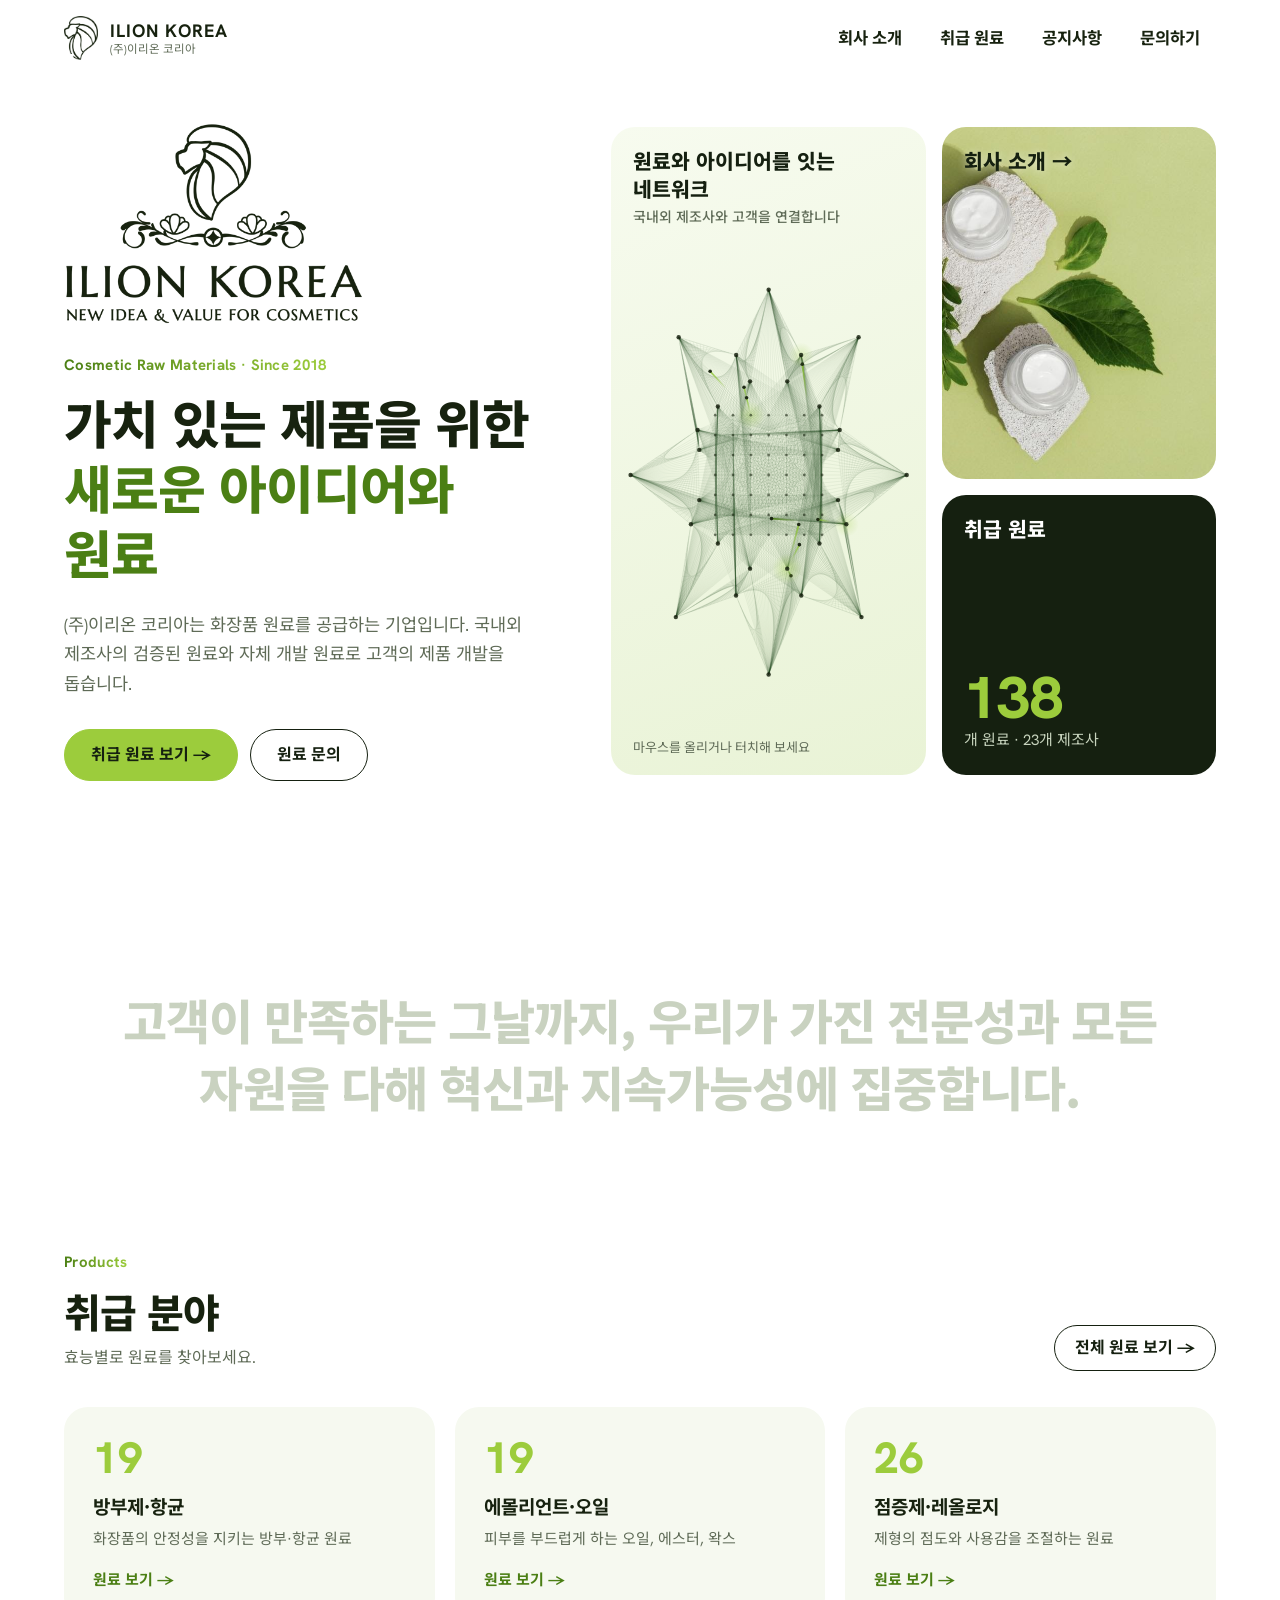
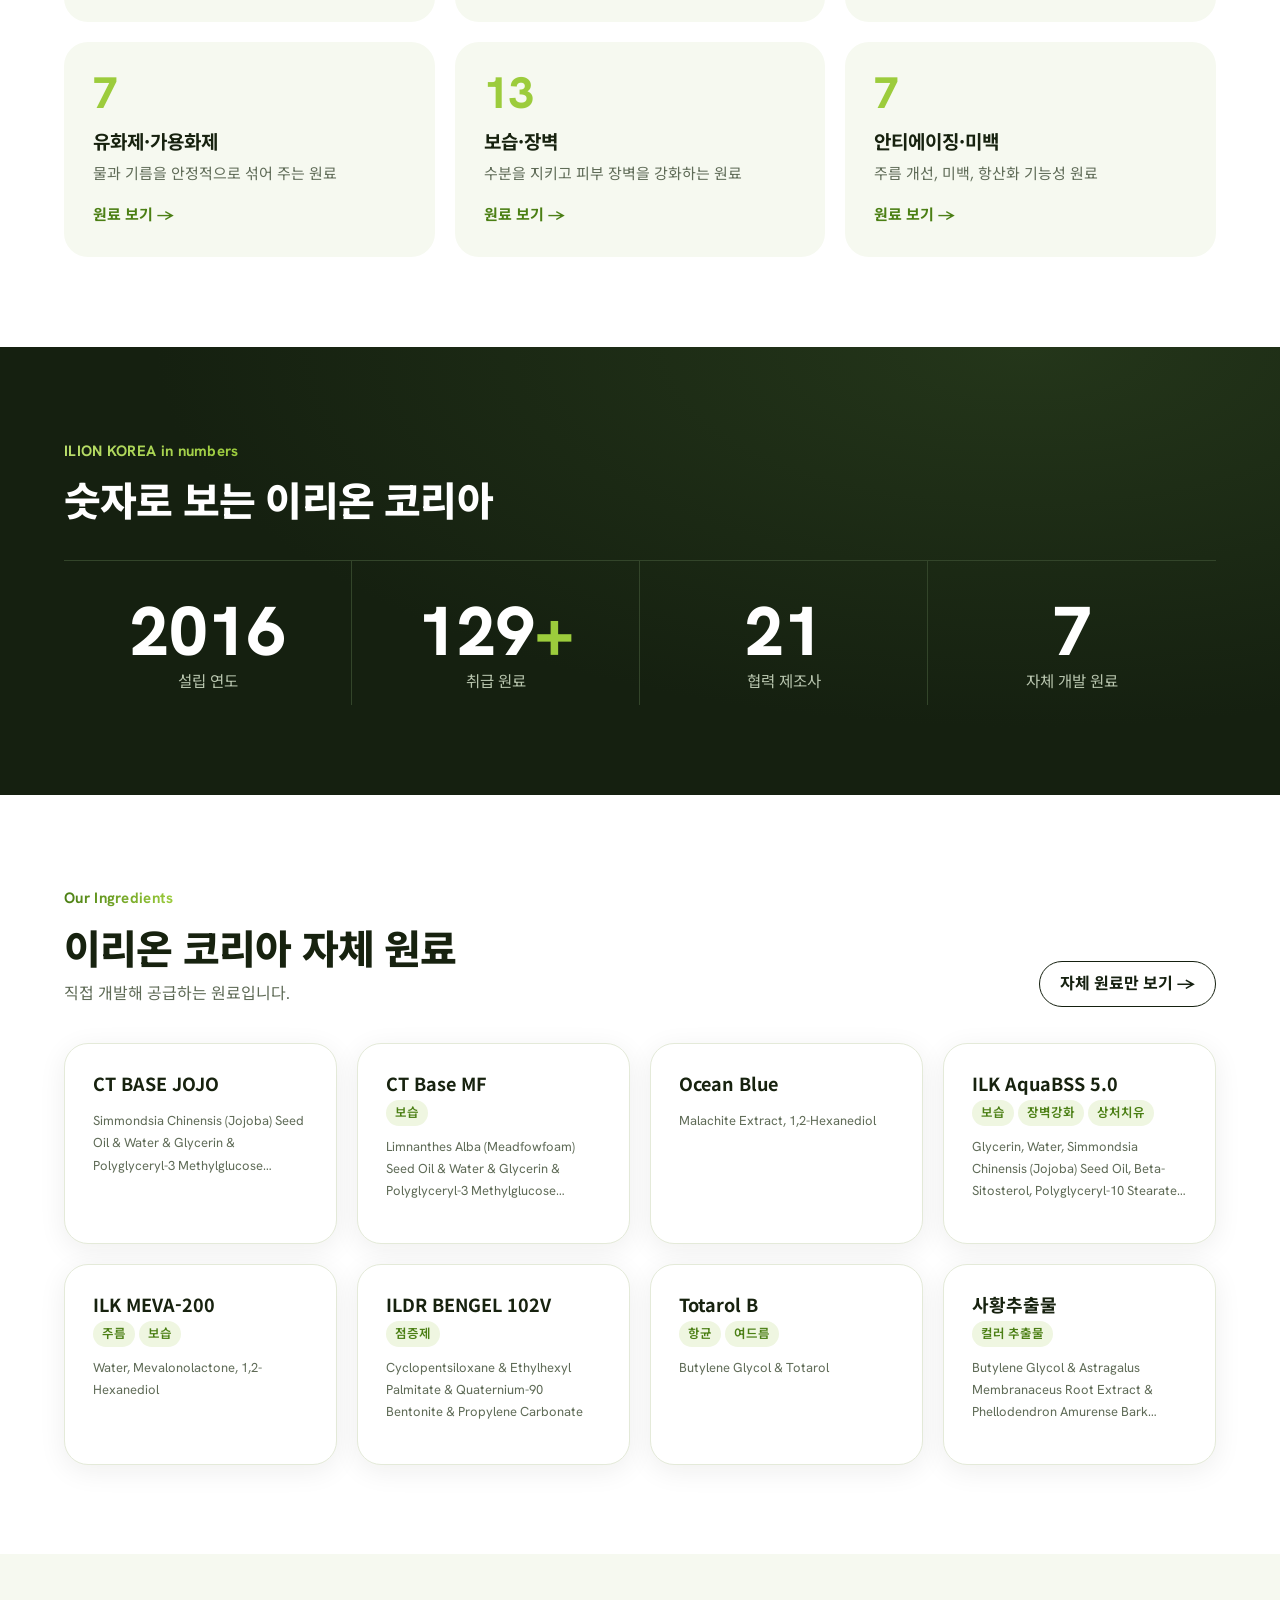
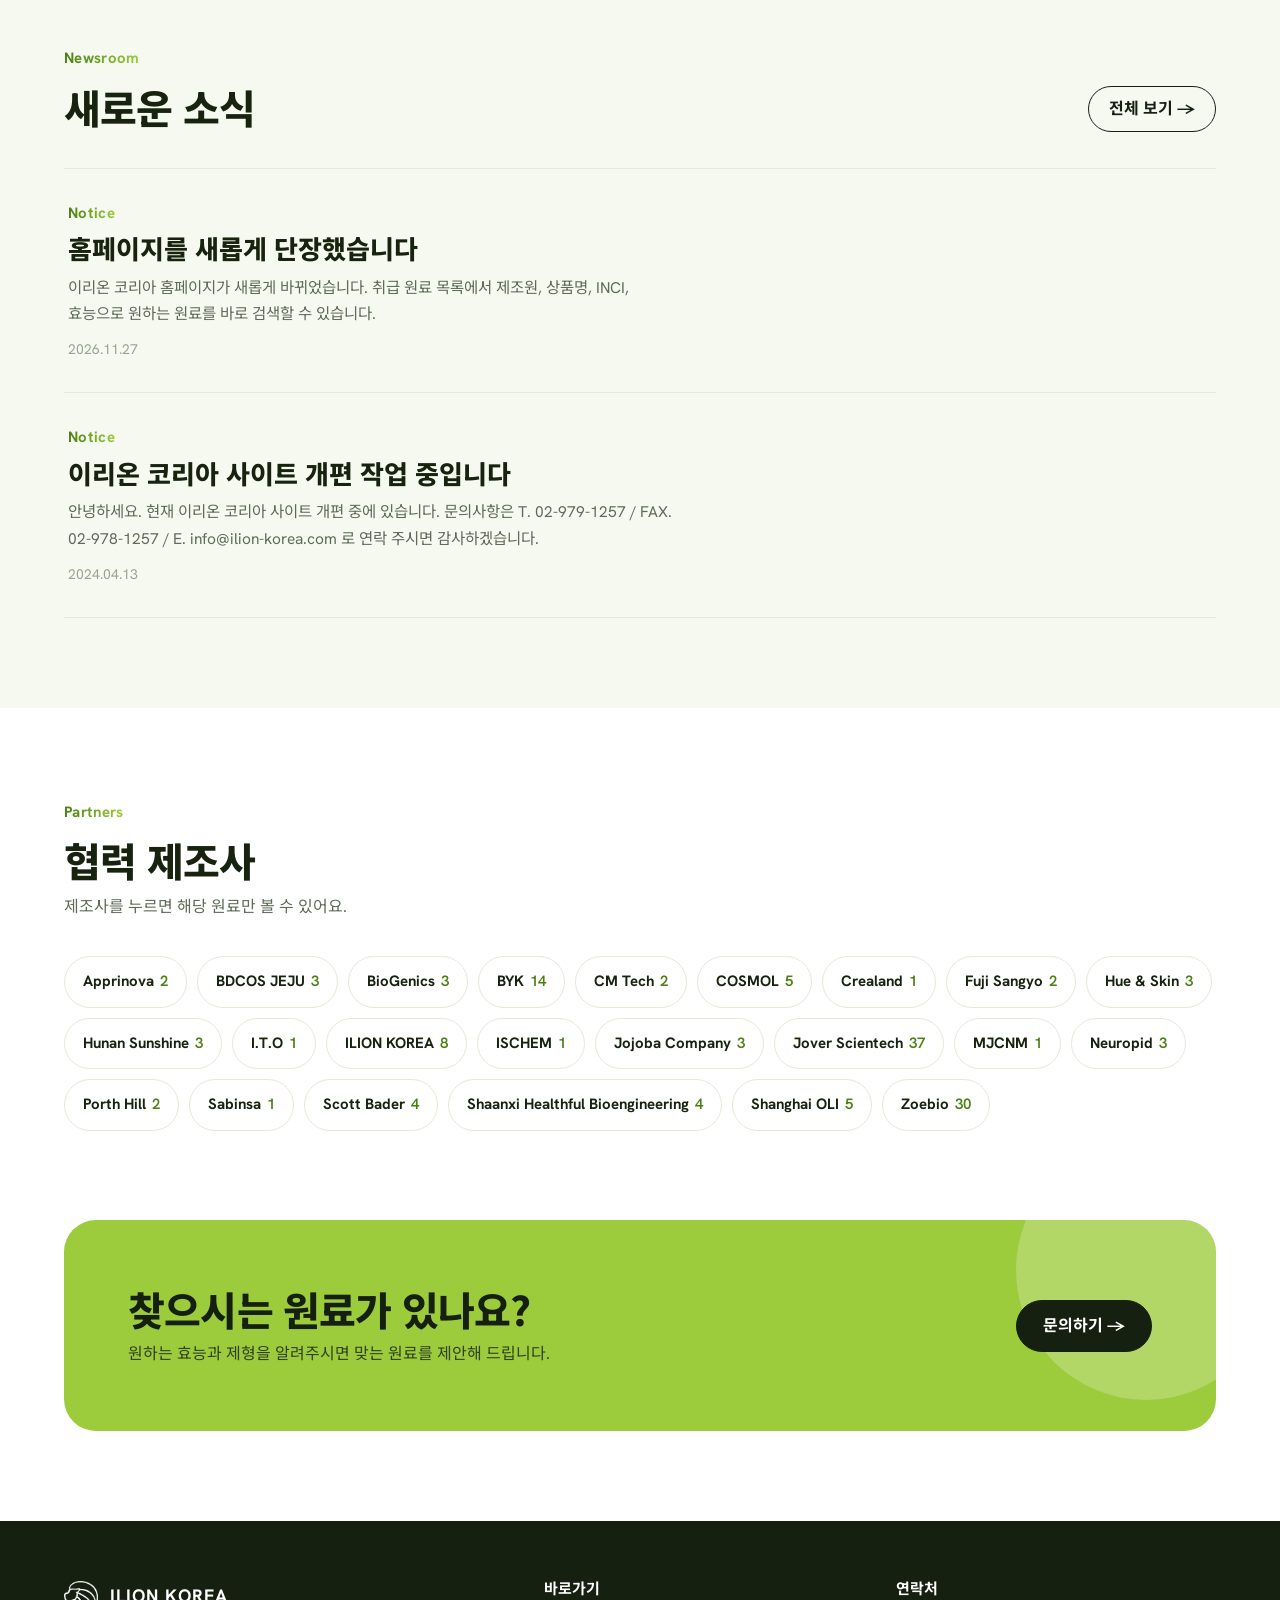
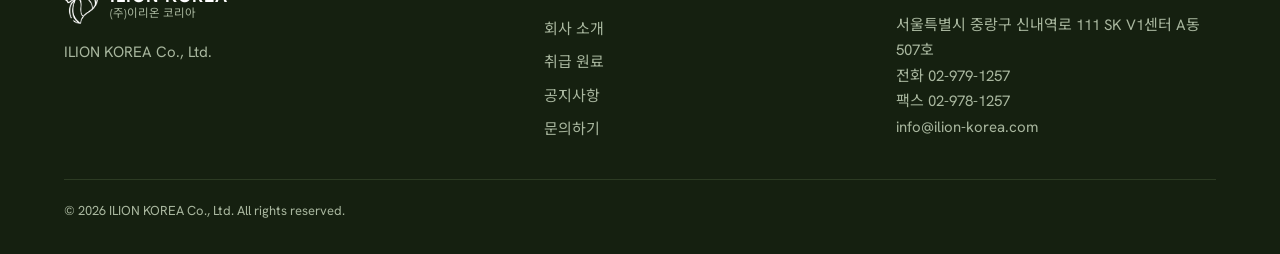
<file: index.html>
<!DOCTYPE html>
<html lang="ko">
<head>
<meta charset="utf-8">
<meta name="viewport" content="width=device-width,initial-scale=1">
<title>이리온 코리아 | ILION KOREA</title>
<meta name="description" content="(주)이리온 코리아 — 화장품 원료 공급 기업. 취급 원료, 회사 소개, 공지사항, 문의.">
<link rel="preconnect" href="https://fonts.googleapis.com"><link rel="preconnect" href="https://fonts.gstatic.com" crossorigin>
<link href="https://fonts.googleapis.com/css2?family=Hanken+Grotesk:wght@400;600;700;800&family=Noto+Sans+KR:wght@400;500;700;800&display=swap" rel="stylesheet">
<link rel="stylesheet" href="assets/css/style.css">
</head>
<body data-page="home">
<header id="site-header"></header>

<section class="hero">
  <div class="wrap">
    <div class="rv">
      <img class="hero-logo" src="assets/logo-full.png" alt="ILION KOREA — New idea &amp; value for cosmetics" width="1000" height="678">
      <div class="label" id="h-kicker">Cosmetic Raw Materials · Since 2018</div>
      <h1><span id="h-t1">가치 있는 제품을 위한</span><br><em id="h-t2">새로운 아이디어와 원료</em></h1>
      <p id="h-intro">(주)이리온 코리아는 화장품 원료를 공급하는 기업입니다.</p>
      <div class="btns">
        <a class="btn pri" href="products.html">취급 원료 보기 →</a>
        <a class="btn sec" href="contact.html">원료 문의</a>
      </div>
    </div>
    <div class="mosaic">
      <div class="tile net rv">
        <div class="cap">원료와 아이디어를 잇는<br>네트워크<small>국내외 제조사와 고객을 연결합니다</small></div>
        <div class="fig neural" id="neural" data-theme="light">
          <img src="assets/hero-network.jpg" alt="" aria-hidden="true">
          <canvas aria-label="핀과 실로 엮인 네트워크 그래픽. 마우스를 올리면 신호가 퍼집니다" role="img"></canvas>
        </div>
        <span class="hint">마우스를 올리거나 터치해 보세요</span>
      </div>
      <a class="tile photo rv" href="about.html">
        <img src="assets/img/about-photo.jpg" alt="연두색 배경 위 화장품 크림과 초록 잎" loading="eager">
        <div class="cap">회사 소개 →</div>
      </a>
      <a class="tile num rv" href="products.html">
        <div class="cap">취급 원료</div>
        <b id="hero-count">138</b><span>개 원료 · <span id="hero-makers">23</span>개 제조사</span>
      </a>
    </div>
  </div>
</section>

<section class="statement">
  <p id="statement">고객이 만족하는 그날까지, 우리가 가진 전문성과 모든 자원을 다해 <span class="hl">혁신과 지속가능성</span>에 집중합니다.</p>
</section>

<section class="band" style="padding-top:0">
  <div class="wrap">
    <div class="shead rv">
      <div><span class="label">Products</span><h2>취급 분야</h2><p class="muted">효능별로 원료를 찾아보세요.</p></div>
      <a class="more" href="products.html">전체 원료 보기 →</a>
    </div>
    <div class="grid" id="cats"><p class="loading">불러오는 중…</p></div>
  </div>
</section>

<section class="band dark">
  <div class="wrap">
    <div class="shead rv"><div><span class="label">ILION KOREA in numbers</span><h2>숫자로 보는 이리온 코리아</h2></div></div>
    <div class="stats rv" id="stats"></div>
  </div>
</section>

<section class="band">
  <div class="wrap">
    <div class="shead rv">
      <div><span class="label">Our Ingredients</span><h2>이리온 코리아 자체 원료</h2><p class="muted">직접 개발해 공급하는 원료입니다.</p></div>
      <a class="more" href="products.html?maker=ILION%20KOREA">자체 원료만 보기 →</a>
    </div>
    <div class="grid" id="own"></div>
  </div>
</section>

<section class="band soft">
  <div class="wrap">
    <div class="shead rv"><div><span class="label">Newsroom</span><h2>새로운 소식</h2></div><a class="more" href="notice.html">전체 보기 →</a></div>
    <ul class="news rv" id="news"></ul>
  </div>
</section>

<section class="band">
  <div class="wrap">
    <div class="shead rv"><div><span class="label">Partners</span><h2>협력 제조사</h2><p class="muted">제조사를 누르면 해당 원료만 볼 수 있어요.</p></div></div>
    <div class="makers rv" id="makers"></div>
  </div>
</section>

<section class="band" style="padding-top:0">
  <div class="wrap">
    <div class="cta rv">
      <div><h2>찾으시는 원료가 있나요?</h2><p>원하는 효능과 제형을 알려주시면 맞는 원료를 제안해 드립니다.</p></div>
      <a class="btn" href="contact.html">문의하기 →</a>
    </div>
  </div>
</section>

<footer id="site-footer"></footer>
<script src="assets/vendor/js-yaml.min.js"></script>
<script src="assets/js/neural.js"></script>
<script src="assets/js/main.js"></script>
<script src="assets/js/pages.js"></script>
</body>
</html>
</file>
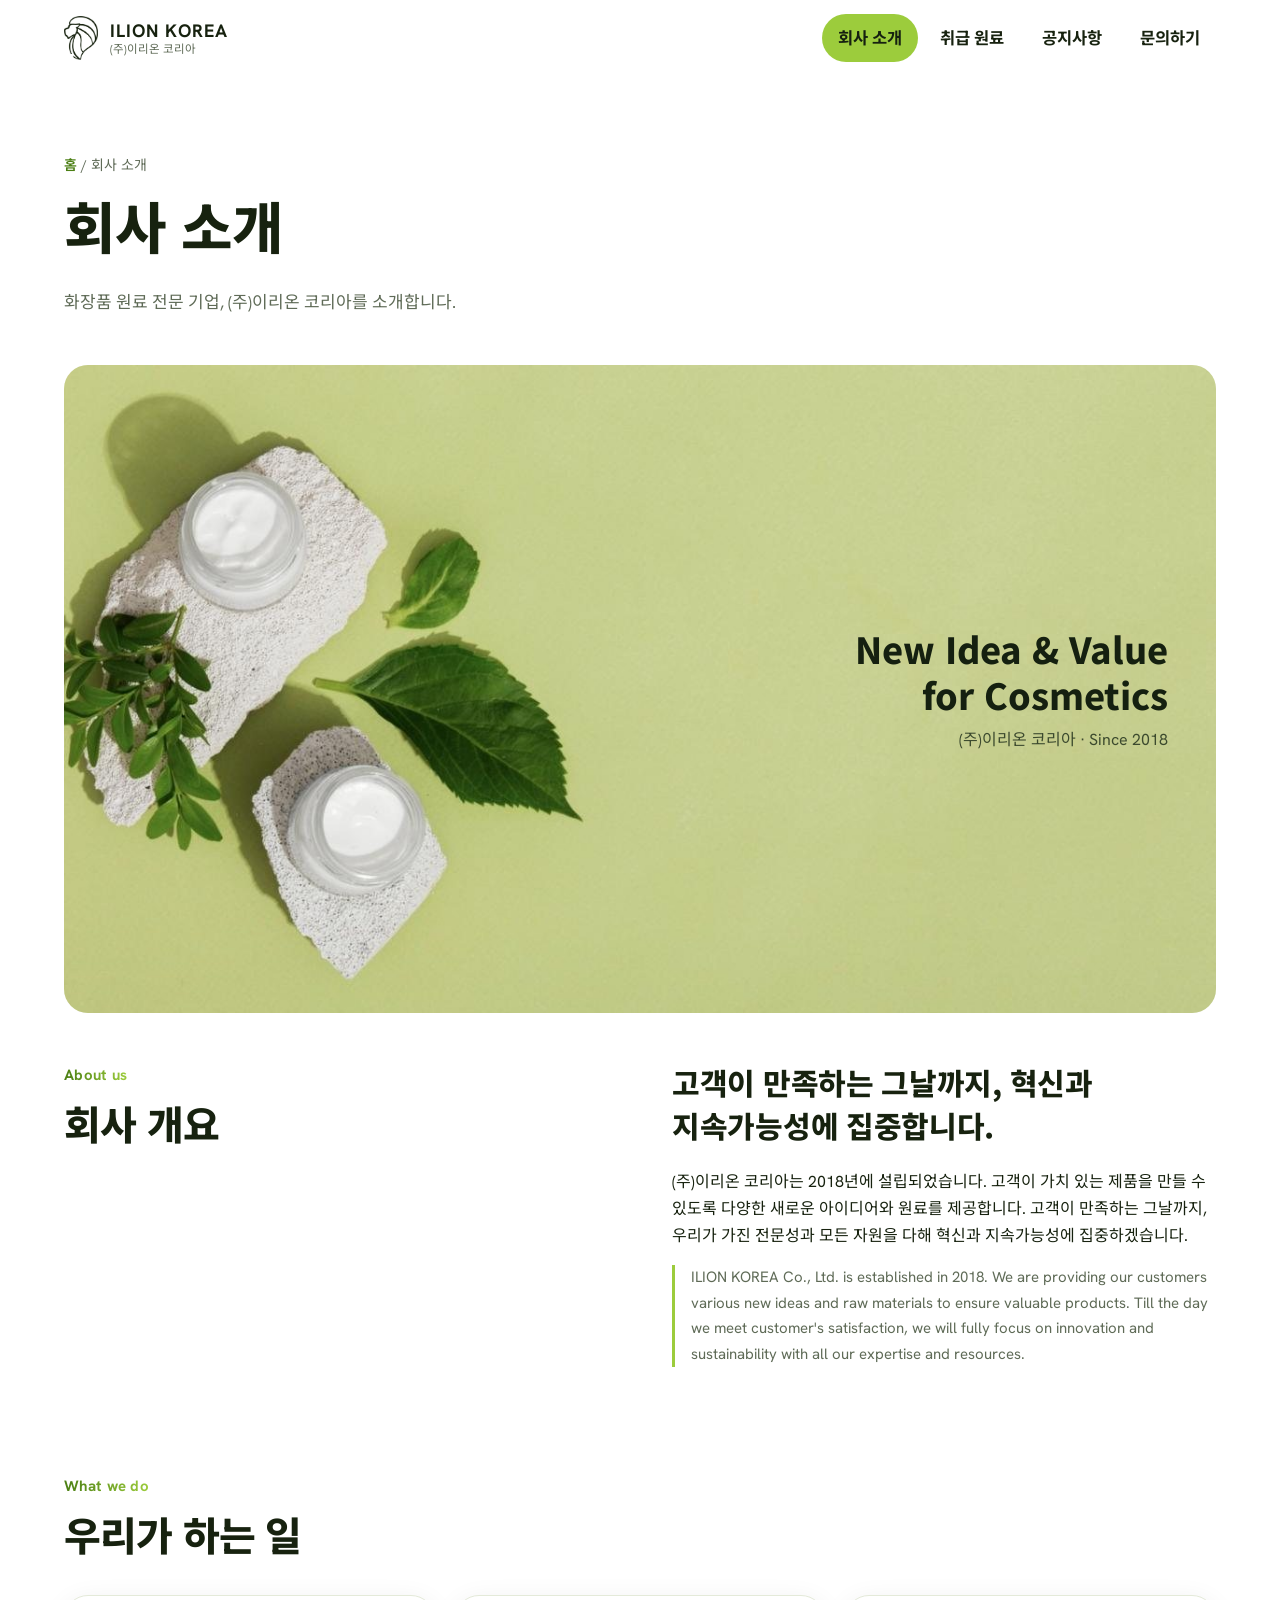
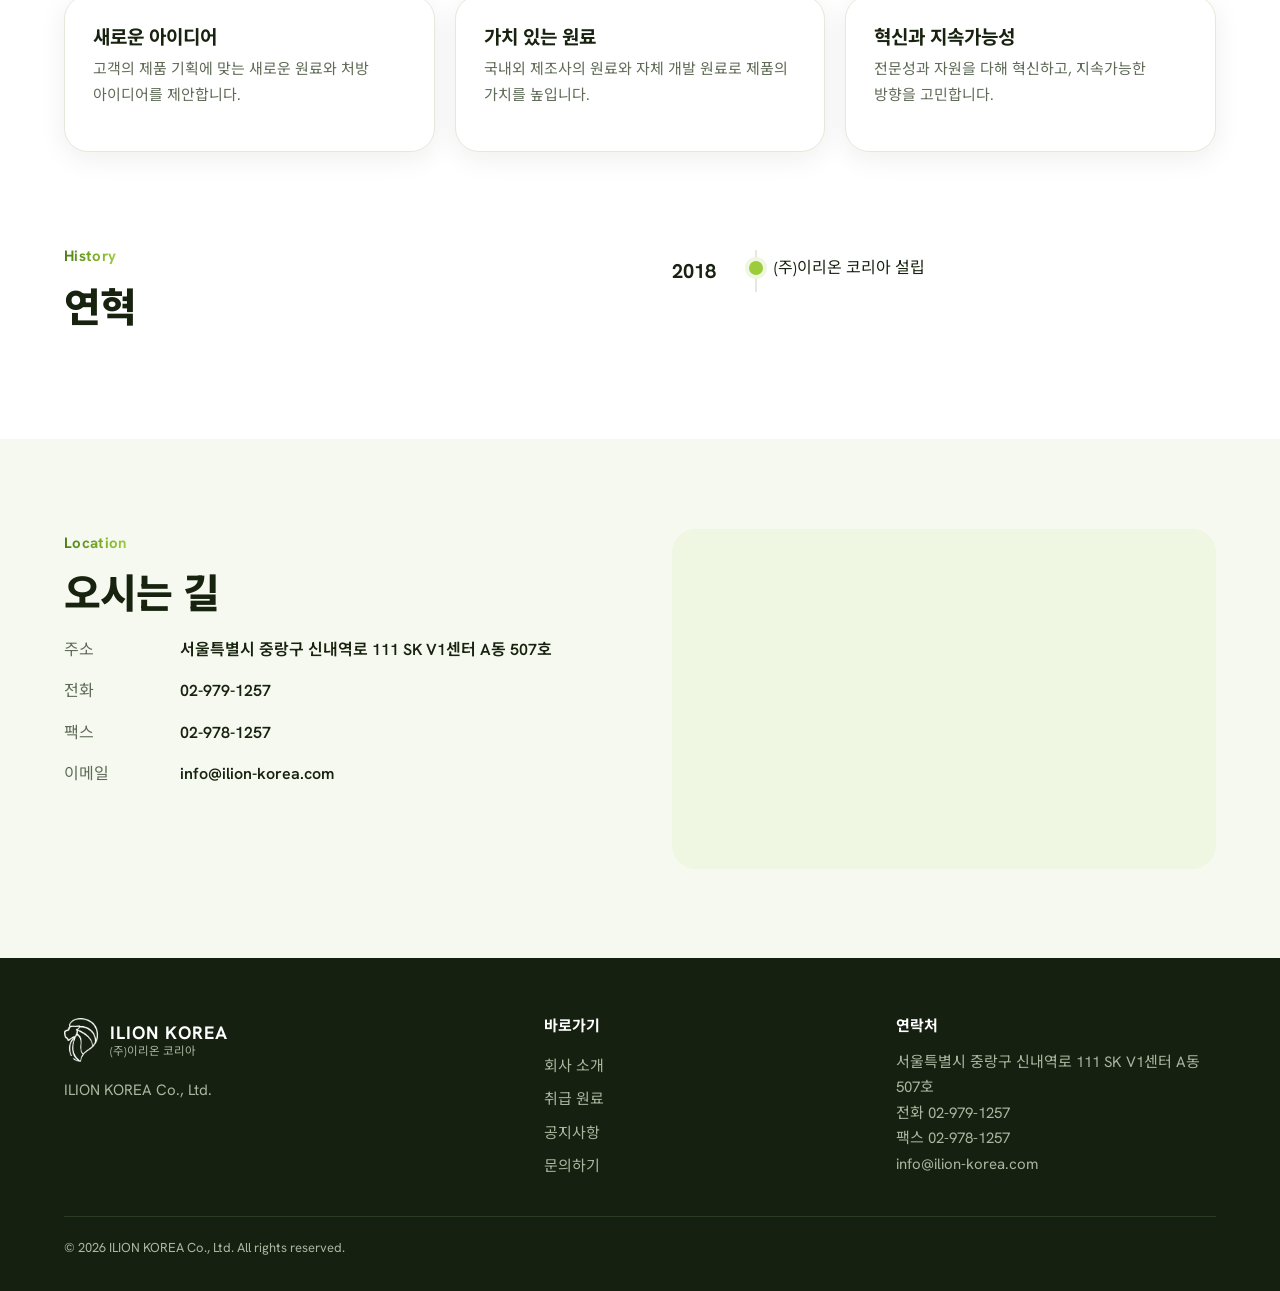
<file: about.html>
<!DOCTYPE html>
<html lang="ko">
<head>
<meta charset="utf-8">
<meta name="viewport" content="width=device-width,initial-scale=1">
<title>회사 소개 | 이리온 코리아</title>
<meta name="description" content="(주)이리온 코리아 — 화장품 원료 공급 기업. 취급 원료, 회사 소개, 공지사항, 문의.">
<link rel="preconnect" href="https://fonts.googleapis.com"><link rel="preconnect" href="https://fonts.gstatic.com" crossorigin>
<link href="https://fonts.googleapis.com/css2?family=Hanken+Grotesk:wght@400;600;700;800&family=Noto+Sans+KR:wght@400;500;700;800&display=swap" rel="stylesheet">
<link rel="stylesheet" href="assets/css/style.css">
</head>
<body data-page="about">
<header id="site-header"></header>
<section class="phead"><div class="wrap">
  <div class="crumb"><a href="index.html">홈</a> / 회사 소개</div>
  <h1>회사 소개</h1>
  <p>화장품 원료 전문 기업, (주)이리온 코리아를 소개합니다.</p>
</div></section>

<section class="band" style="padding-top:0"><div class="wrap">
  <div class="about-photo rv">
    <img src="assets/img/about-photo.jpg" alt="연두색 배경 위 화장품 크림과 초록 잎">
    <div class="cap"><b>New Idea &amp; Value<br>for Cosmetics</b><span>(주)이리온 코리아 · Since 2018</span></div>
  </div>
  <div class="split">
    <div class="rv"><span class="label">About us</span><h2>회사 개요</h2></div>
    <div class="rv"><p class="lead-big" id="lead2">고객이 만족하는 그날까지, 혁신과 지속가능성에 집중합니다.</p><p id="intro-ko"></p><p class="en" id="intro-en"></p></div>
  </div>
</div></section>

<section class="band" style="padding-top:0"><div class="wrap">
  <div class="shead rv"><div><span class="label">What we do</span><h2>우리가 하는 일</h2></div></div>
  <div class="grid" id="values"></div>
</div></section>

<section class="band" style="padding-top:0"><div class="wrap split">
  <div class="rv"><span class="label">History</span><h2>연혁</h2></div>
  <ol class="tl" id="history"></ol>
</div></section>

<section class="band soft"><div class="wrap split">
  <div><span class="label">Location</span><h2>오시는 길</h2><dl class="info" id="info"></dl></div>
  <iframe class="map" id="map" title="이리온 코리아 위치 지도" loading="lazy" referrerpolicy="no-referrer-when-downgrade"></iframe>
</div></section>

<footer id="site-footer"></footer>
<script src="assets/vendor/js-yaml.min.js"></script>
<script src="assets/js/main.js"></script>
<script src="assets/js/pages.js"></script>
</body>
</html>
</file>
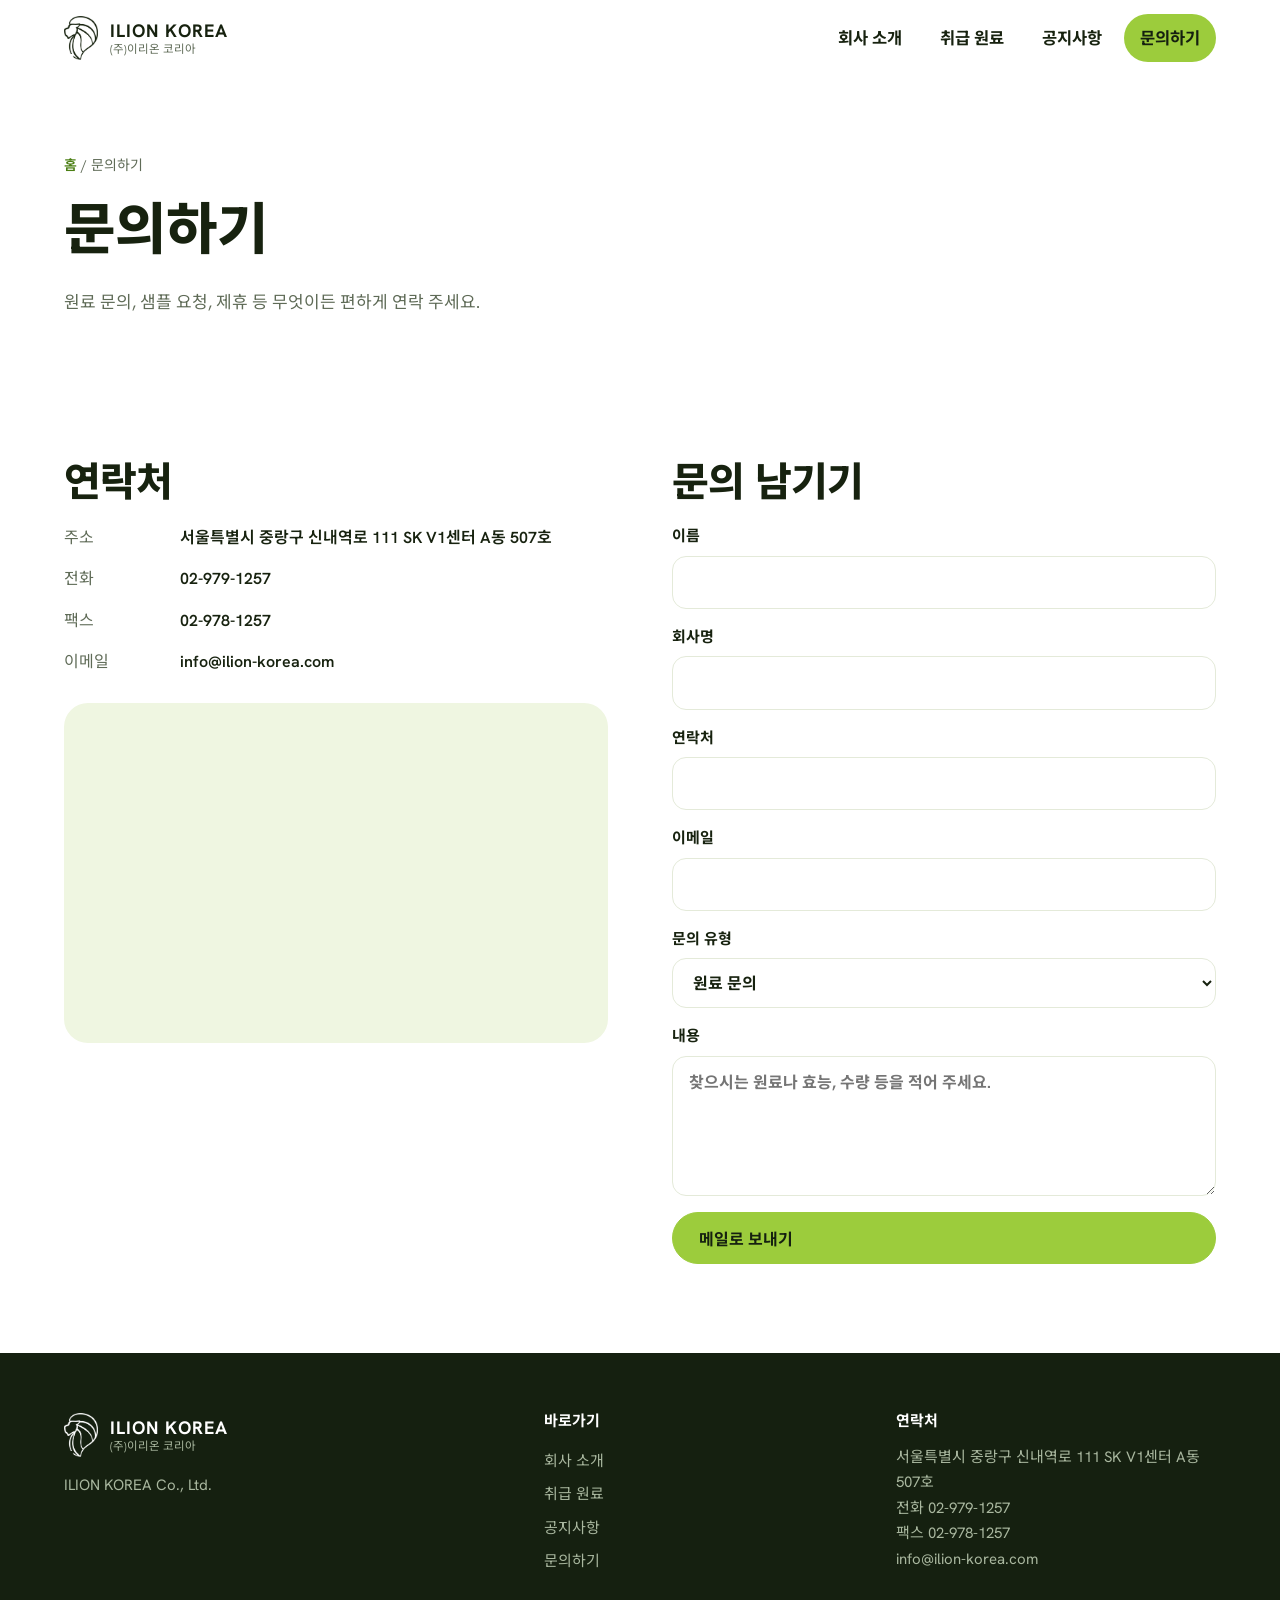
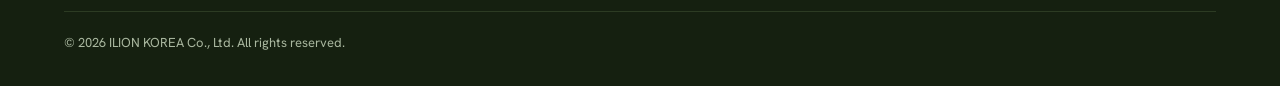
<file: contact.html>
<!DOCTYPE html>
<html lang="ko">
<head>
<meta charset="utf-8">
<meta name="viewport" content="width=device-width,initial-scale=1">
<title>문의하기 | 이리온 코리아</title>
<meta name="description" content="(주)이리온 코리아 — 화장품 원료 공급 기업. 취급 원료, 회사 소개, 공지사항, 문의.">
<link rel="preconnect" href="https://fonts.googleapis.com"><link rel="preconnect" href="https://fonts.gstatic.com" crossorigin>
<link href="https://fonts.googleapis.com/css2?family=Hanken+Grotesk:wght@400;600;700;800&family=Noto+Sans+KR:wght@400;500;700;800&display=swap" rel="stylesheet">
<link rel="stylesheet" href="assets/css/style.css">
</head>
<body data-page="contact">
<header id="site-header"></header>
<section class="phead"><div class="wrap">
  <div class="crumb"><a href="index.html">홈</a> / 문의하기</div>
  <h1>문의하기</h1>
  <p>원료 문의, 샘플 요청, 제휴 등 무엇이든 편하게 연락 주세요.</p>
</div></section>

<section class="band"><div class="wrap split">
  <div>
    <h2>연락처</h2>
    <dl class="info" id="info"></dl>
    <iframe class="map" id="map" title="이리온 코리아 위치 지도" loading="lazy" style="margin-top:28px" referrerpolicy="no-referrer-when-downgrade"></iframe>
  </div>
  <div>
    <h2>문의 남기기</h2>
    <form id="contact-form">
      <label>이름<input name="name" required autocomplete="name"></label>
      <label>회사명<input name="company" autocomplete="organization"></label>
      <label>연락처<input name="phone" type="tel" autocomplete="tel"></label>
      <label>이메일<input name="email" type="email" required autocomplete="email"></label>
      <label>문의 유형<select name="type"><option>원료 문의</option><option>샘플 요청</option><option>제휴</option><option>기타</option></select></label>
      <label>내용<textarea name="msg" required placeholder="찾으시는 원료나 효능, 수량 등을 적어 주세요."></textarea></label>
      <button class="btn pri" type="submit">메일로 보내기</button>
      <div class="ok" id="form-ok" role="status">메일 프로그램이 열리면 내용을 확인하고 보내기를 눌러 주세요. 열리지 않으면 왼쪽 이메일 주소로 직접 보내 주세요.</div>
    </form>
  </div>
</div></section>

<footer id="site-footer"></footer>
<script src="assets/vendor/js-yaml.min.js"></script>
<script src="assets/js/main.js"></script>
<script src="assets/js/pages.js"></script>
</body>
</html>
</file>
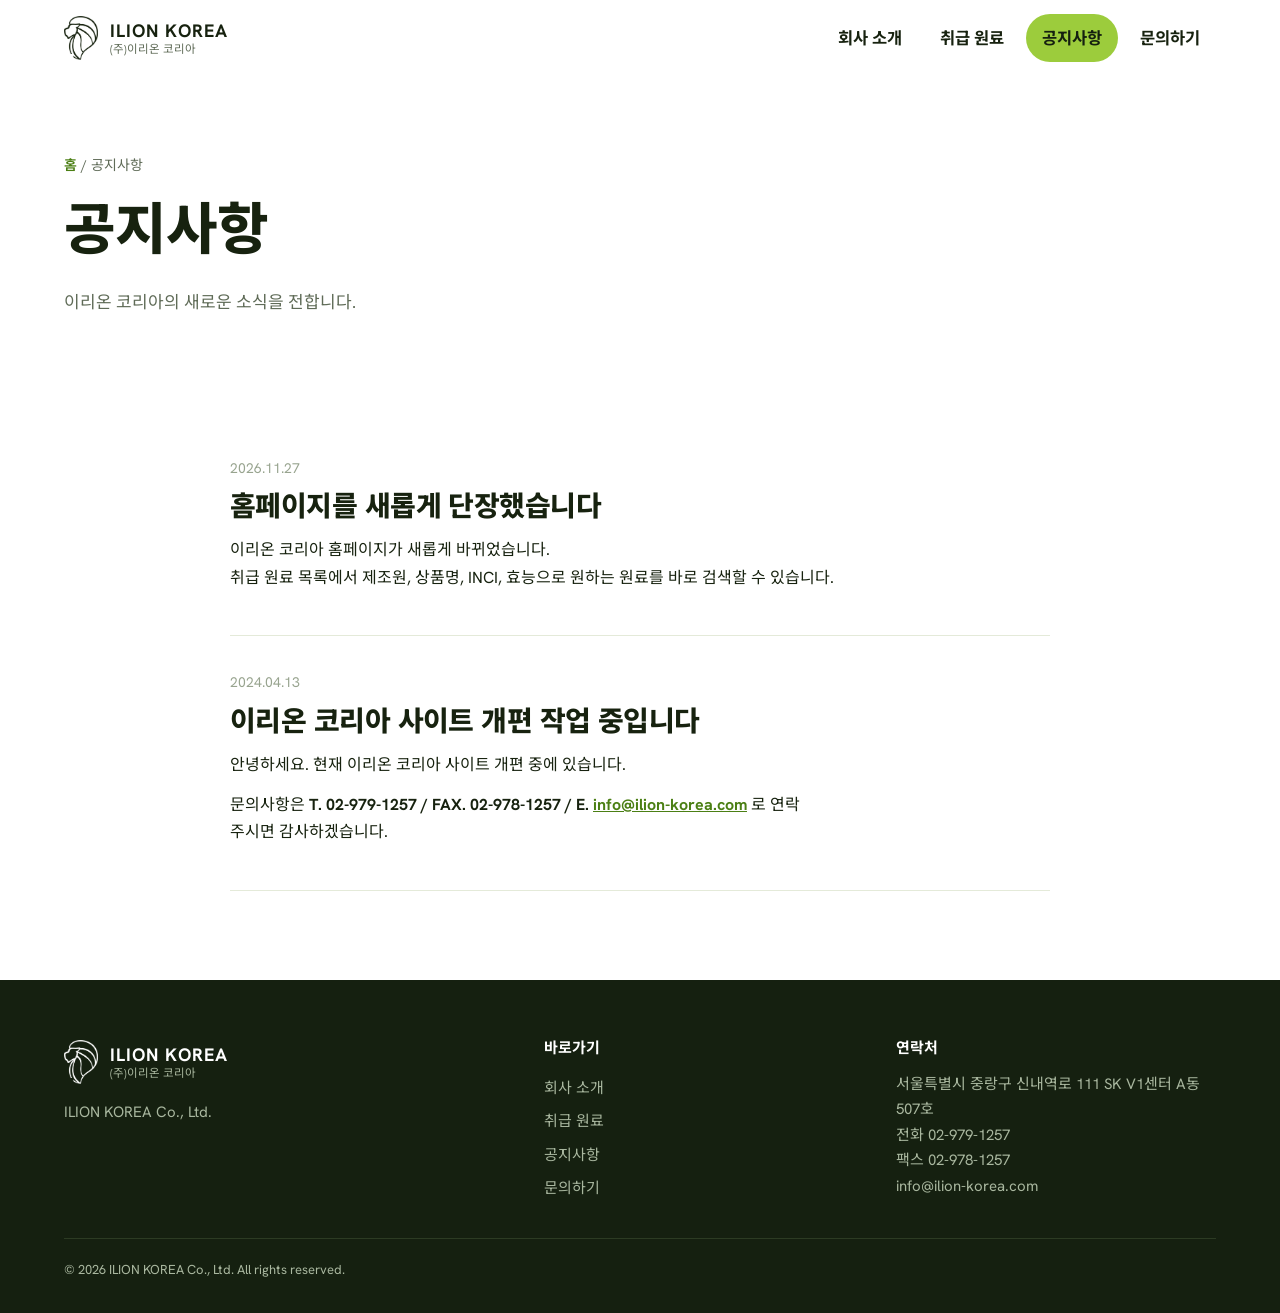
<file: notice.html>
<!DOCTYPE html>
<html lang="ko">
<head>
<meta charset="utf-8">
<meta name="viewport" content="width=device-width,initial-scale=1">
<title>공지사항 | 이리온 코리아</title>
<meta name="description" content="(주)이리온 코리아 — 화장품 원료 공급 기업. 취급 원료, 회사 소개, 공지사항, 문의.">
<link rel="preconnect" href="https://fonts.googleapis.com"><link rel="preconnect" href="https://fonts.gstatic.com" crossorigin>
<link href="https://fonts.googleapis.com/css2?family=Hanken+Grotesk:wght@400;600;700;800&family=Noto+Sans+KR:wght@400;500;700;800&display=swap" rel="stylesheet">
<link rel="stylesheet" href="assets/css/style.css">
</head>
<body data-page="notice">
<header id="site-header"></header>
<section class="phead"><div class="wrap">
  <div class="crumb"><a href="index.html">홈</a> / 공지사항</div>
  <h1>공지사항</h1>
  <p>이리온 코리아의 새로운 소식을 전합니다.</p>
</div></section>

<section class="band"><div class="wrap" style="max-width:820px" id="notices"><p class="loading">불러오는 중…</p></div></section>

<footer id="site-footer"></footer>
<script src="assets/vendor/js-yaml.min.js"></script>
<script src="assets/vendor/marked.min.js"></script>
<script src="assets/js/main.js"></script>
<script src="assets/js/pages.js"></script>
</body>
</html>
</file>
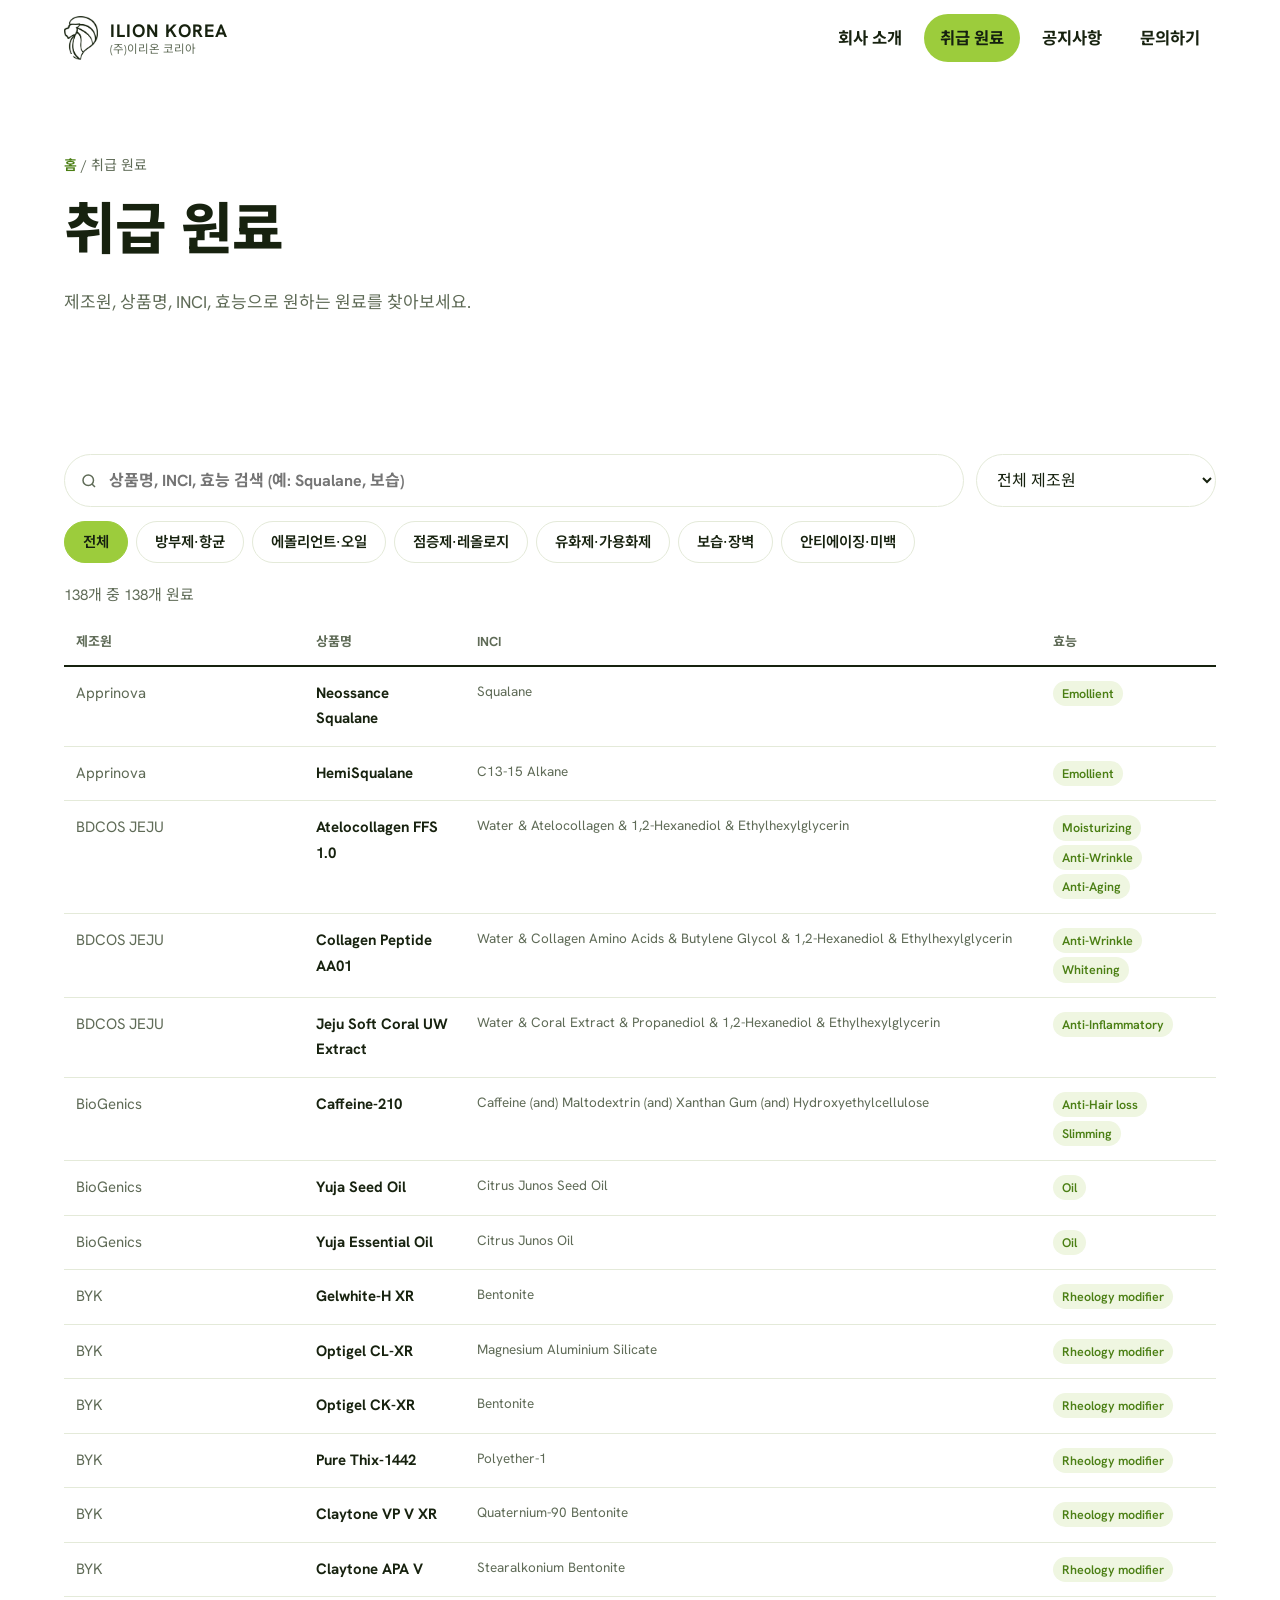
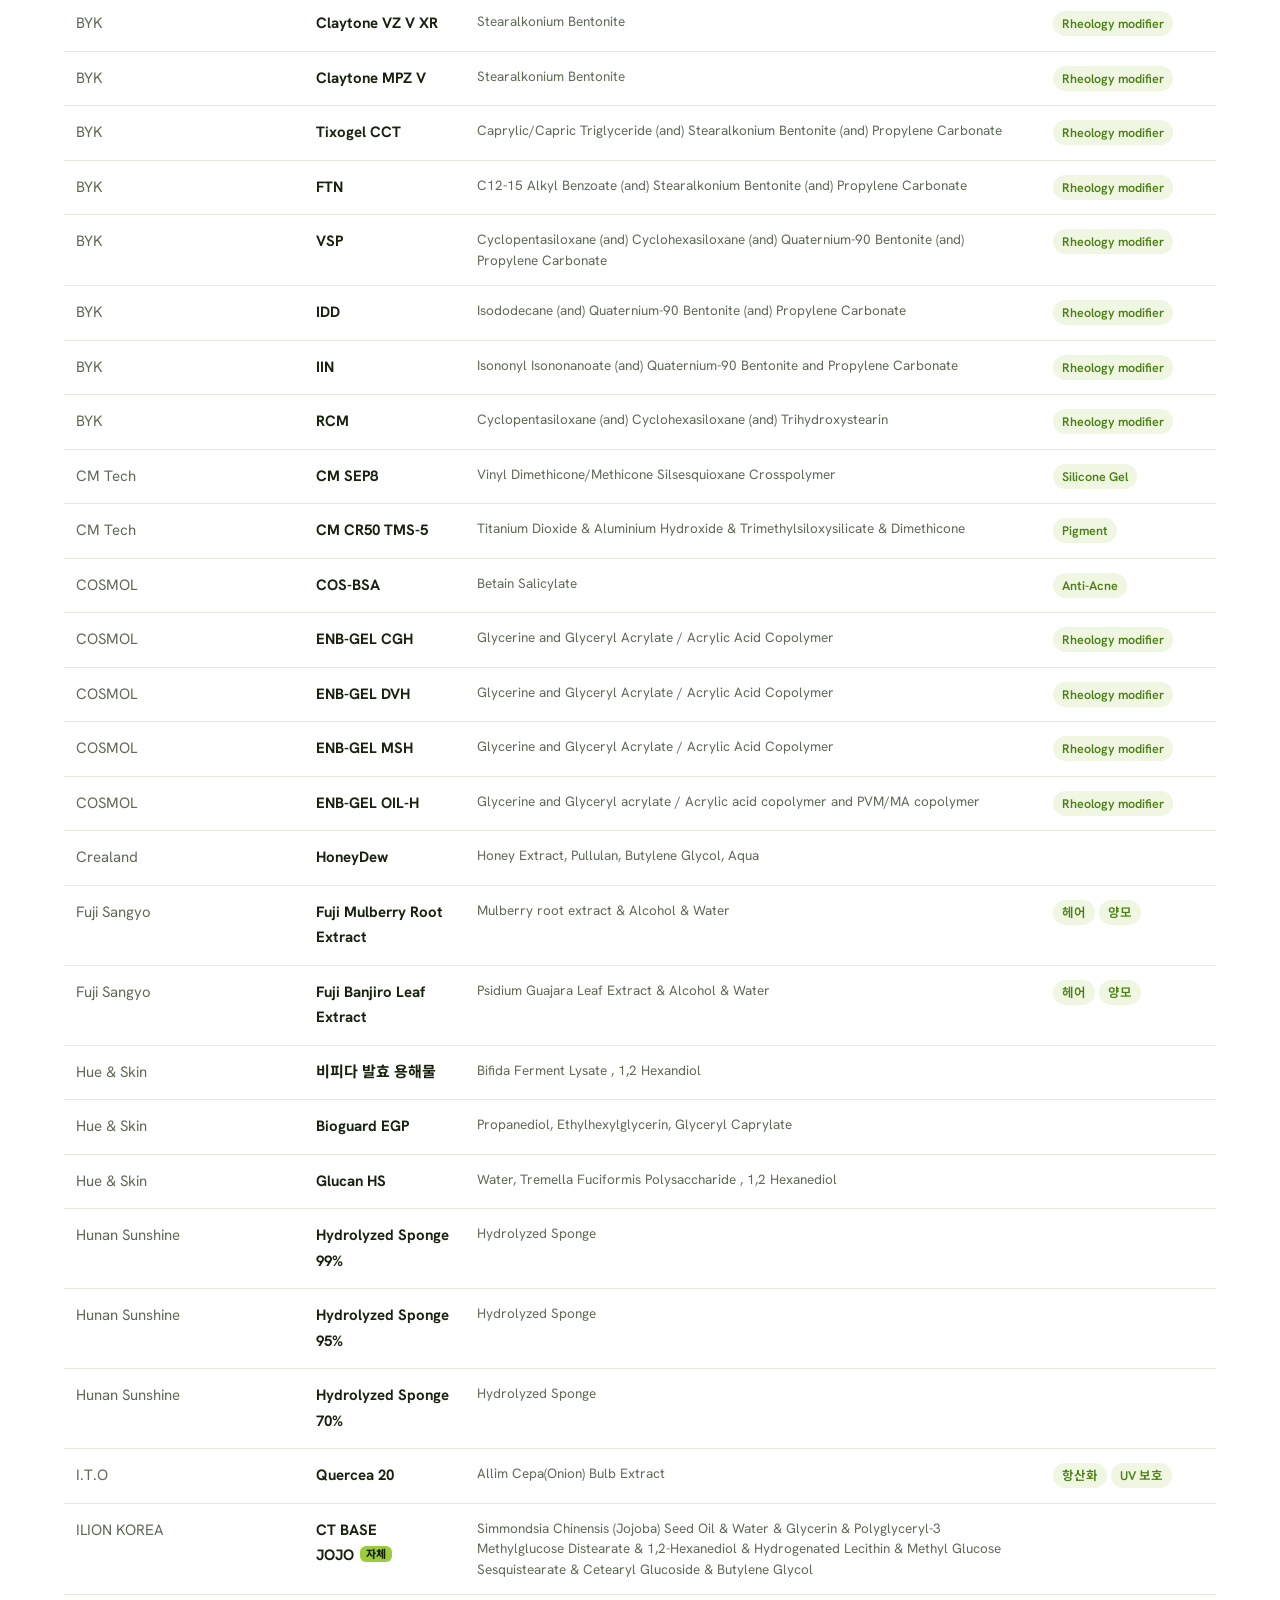
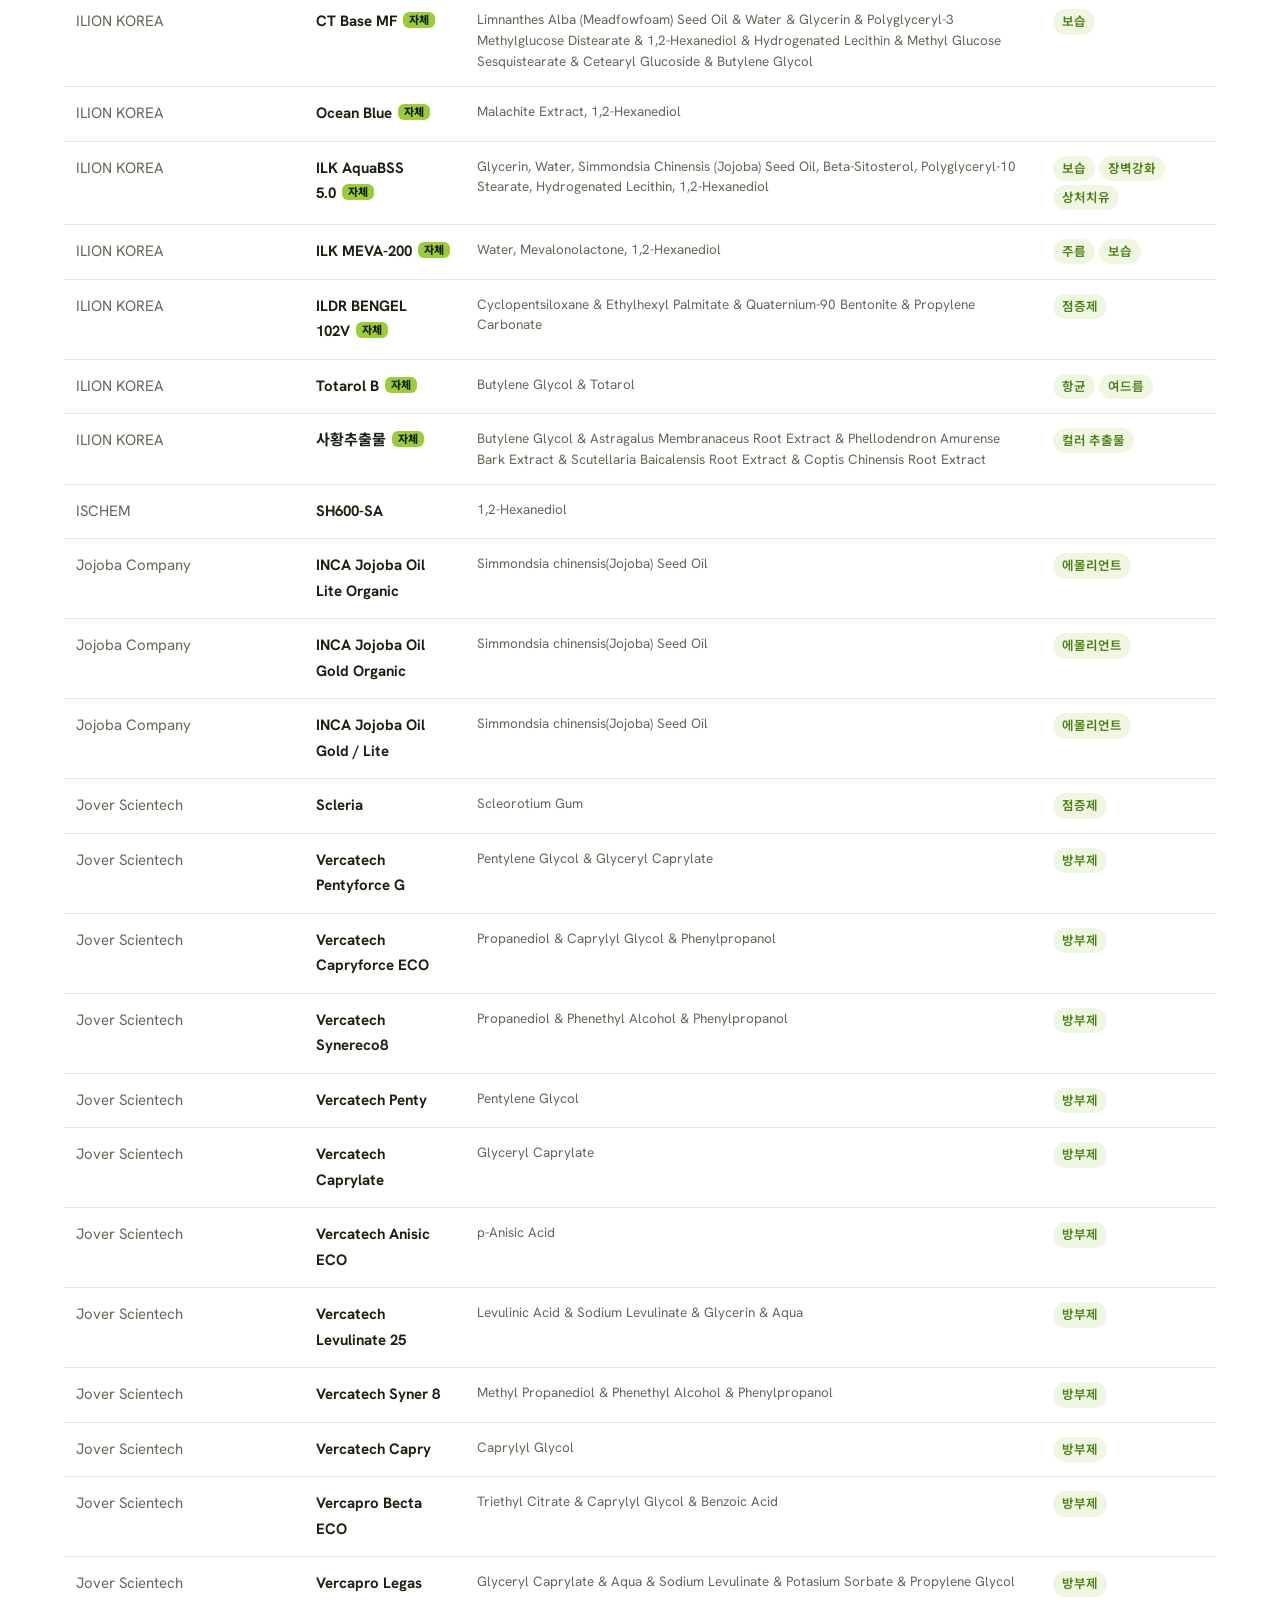
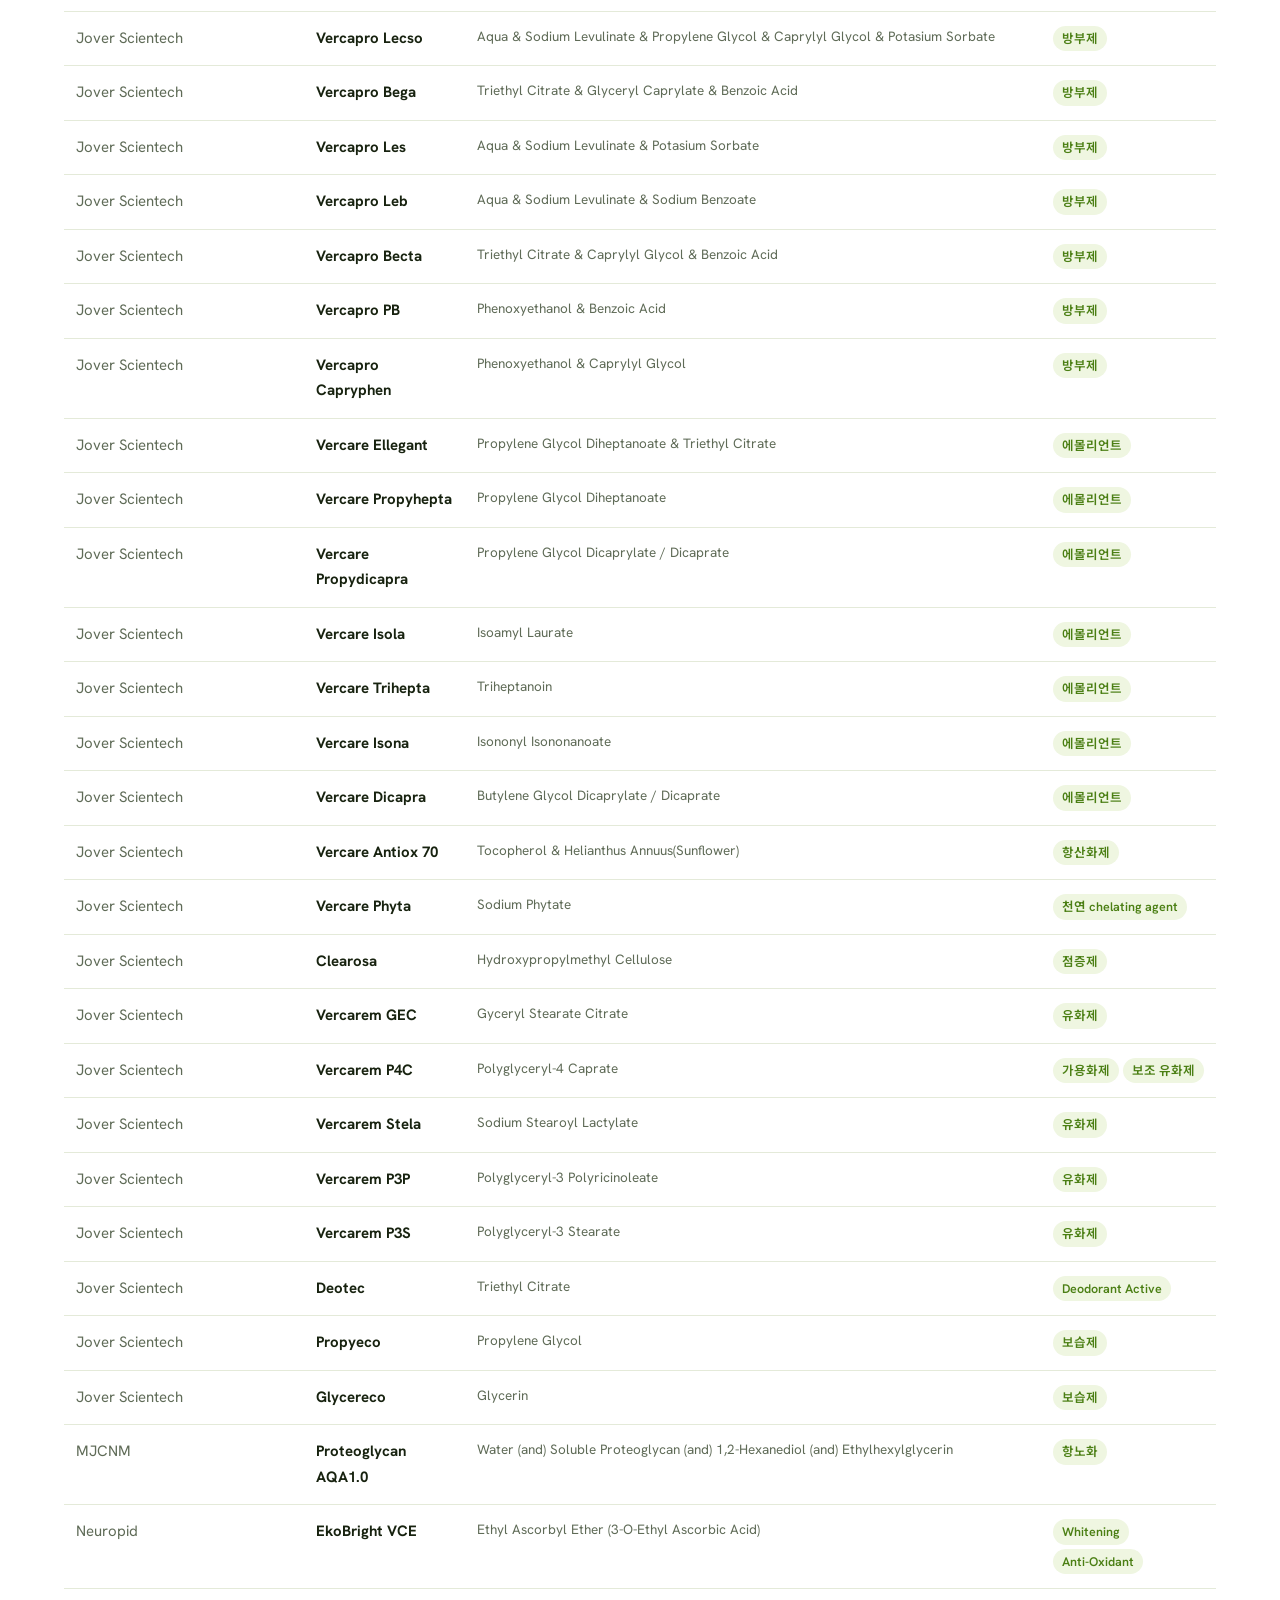
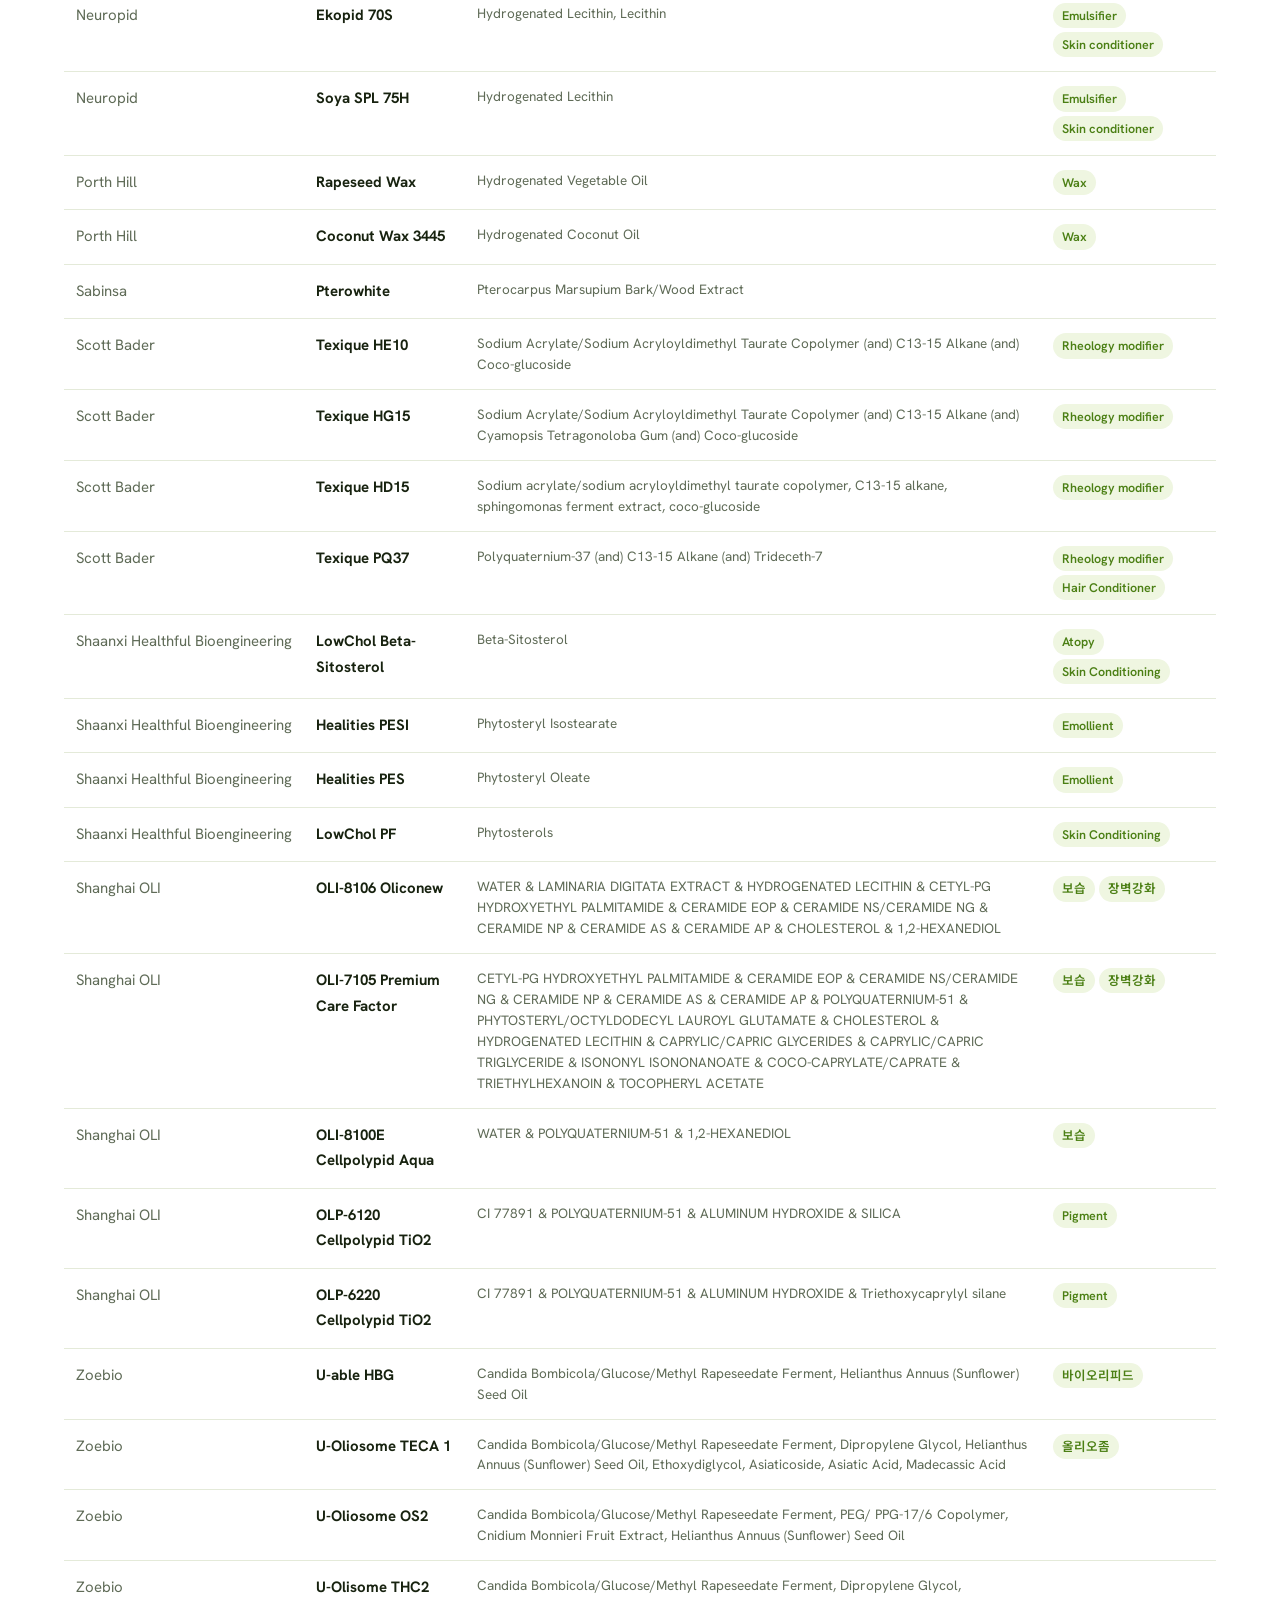
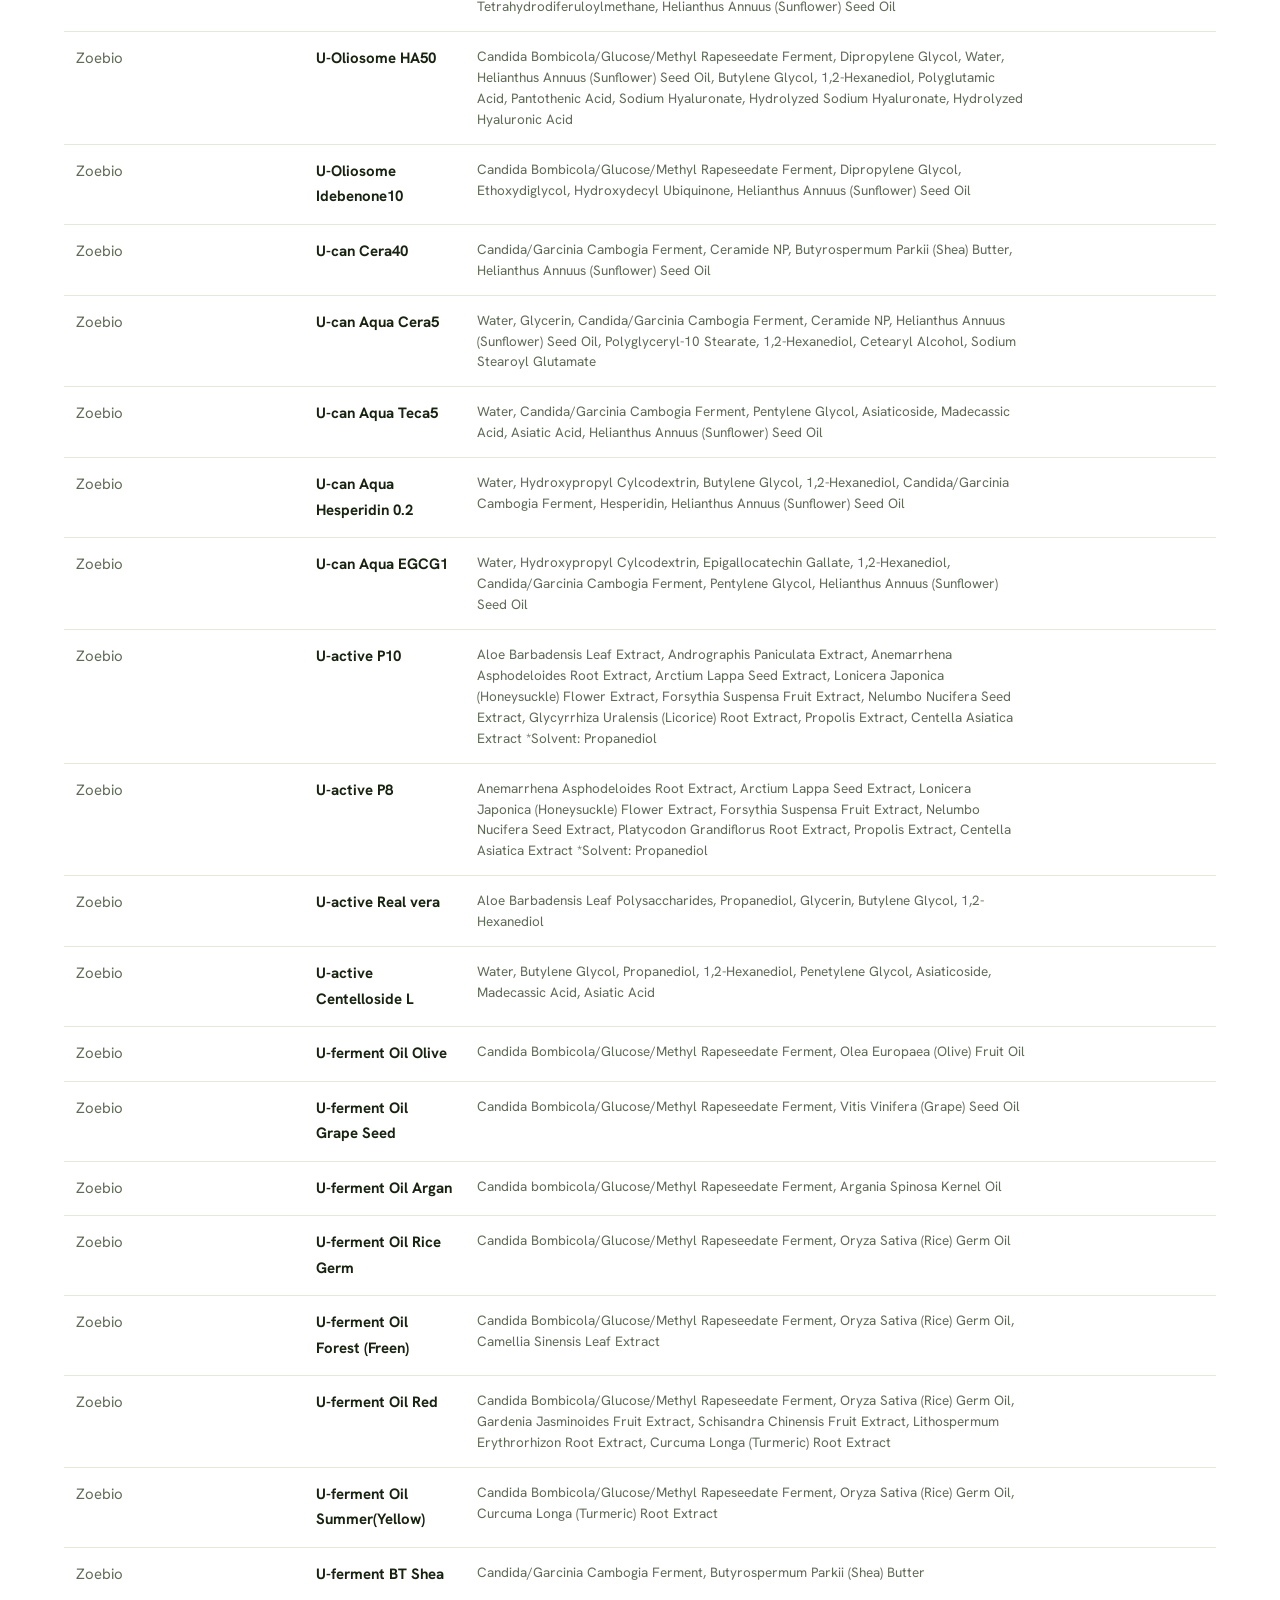
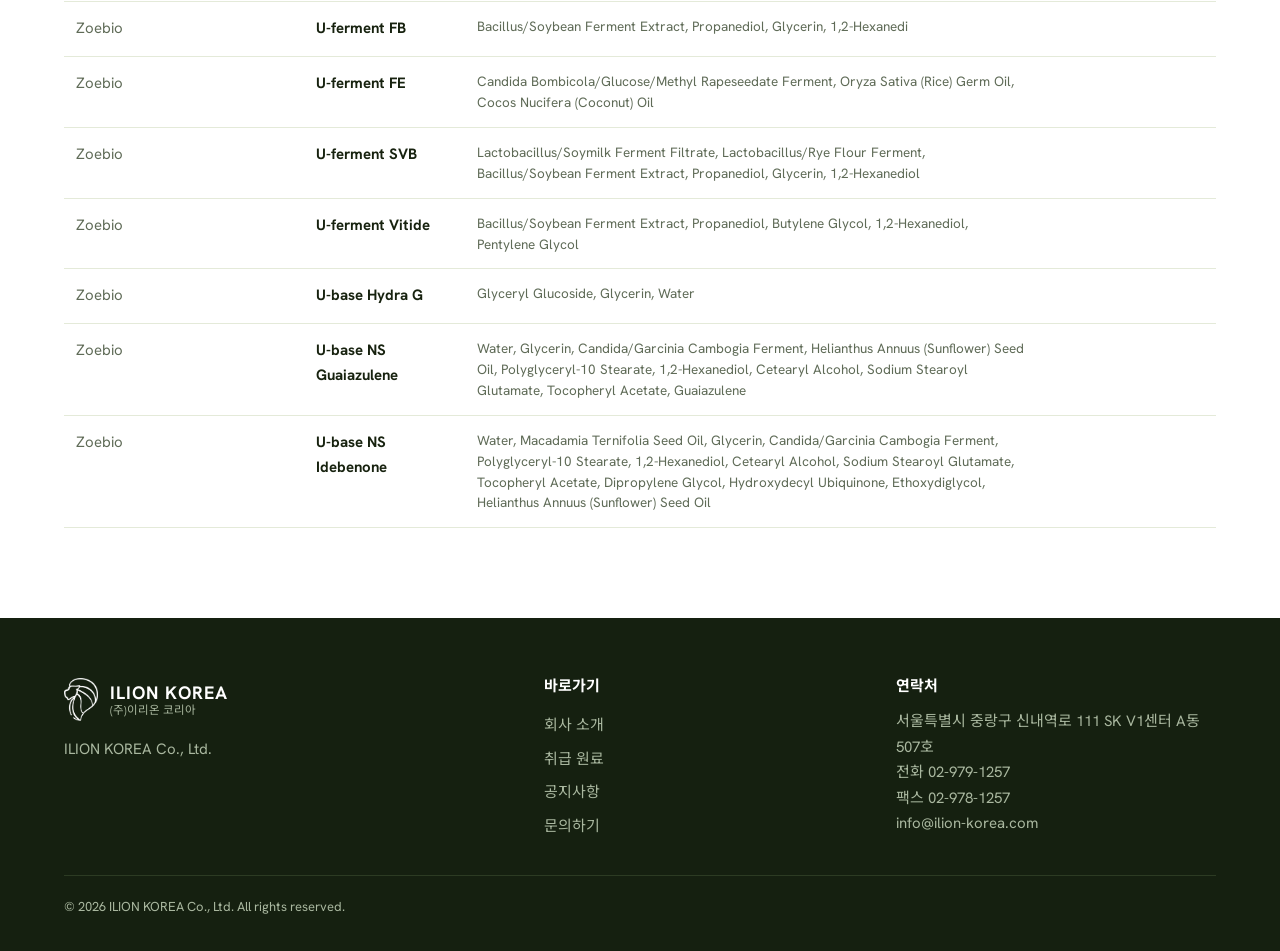
<file: products.html>
<!DOCTYPE html>
<html lang="ko">
<head>
<meta charset="utf-8">
<meta name="viewport" content="width=device-width,initial-scale=1">
<title>취급 원료 | 이리온 코리아</title>
<meta name="description" content="(주)이리온 코리아 — 화장품 원료 공급 기업. 취급 원료, 회사 소개, 공지사항, 문의.">
<link rel="preconnect" href="https://fonts.googleapis.com"><link rel="preconnect" href="https://fonts.gstatic.com" crossorigin>
<link href="https://fonts.googleapis.com/css2?family=Hanken+Grotesk:wght@400;600;700;800&family=Noto+Sans+KR:wght@400;500;700;800&display=swap" rel="stylesheet">
<link rel="stylesheet" href="assets/css/style.css">
</head>
<body data-page="products">
<header id="site-header"></header>
<section class="phead"><div class="wrap">
  <div class="crumb"><a href="index.html">홈</a> / 취급 원료</div>
  <h1>취급 원료</h1>
  <p>제조원, 상품명, INCI, 효능으로 원하는 원료를 찾아보세요.</p>
</div></section>

<section class="band"><div class="wrap" id="rows-wrap">
  <div class="tools">
    <label class="search" for="q"><span style="position:absolute;width:1px;height:1px;overflow:hidden">검색</span>
      <svg viewBox="0 0 24 24" fill="none" stroke="currentColor" stroke-width="2"><circle cx="11" cy="11" r="7"/><path d="m20 20-4-4"/></svg>
      <input id="q" type="search" placeholder="상품명, INCI, 효능 검색 (예: Squalane, 보습)" autocomplete="off"></label>
    <select id="maker" aria-label="제조원 선택"></select>
  </div>
  <div class="chips" id="chips" role="group" aria-label="효능 분류"></div>
  <p class="count" id="count" aria-live="polite">불러오는 중…</p>
  <table class="ptable stack">
    <thead><tr><th>제조원</th><th>상품명</th><th>INCI</th><th>효능</th></tr></thead>
    <tbody id="rows"></tbody>
  </table>
</div></section>

<footer id="site-footer"></footer>
<script src="assets/vendor/js-yaml.min.js"></script>
<script src="assets/js/main.js"></script>
<script src="assets/js/pages.js"></script>
</body>
</html>
</file>
<file: assets/css/style.css>
/*
VOICE: 자연에서 온 원료를 다루는 단정한 화장품 원료 회사. 밝고 신선하게.
IDEA: 연두빛 원료 견본판 — 둥근 카드 위에 원료, 실 네트워크, 사진이 나란히 놓인 모자이크.
PICTURE: 히어로 오른쪽 모자이크(살아 있는 실 네트워크 + 연두 사진 + 숫자 카드).
COLOUR and TYPE: 흰 바탕, 짙은 숲색 잉크 #17220f, 연두 #9ccc3c, 짙은 초록 #4b7f14 / Noto Sans KR 800 + Hanken Grotesk.
LAYOUT: 흰 메뉴 → 모자이크 히어로 → 큰 문장 → 카드 → 짙은 숫자 띠 → 뉴스 목록 → 연두 CTA → 짙은 푸터.
*/
:root{color-scheme:light;
  --bg:#ffffff;--soft:#f6f9f0;--ink:#17220f;--muted:#5f6b57;--line:#e4ead9;
  --lime:#9ccc3c;--lime-2:#b9dd6b;--green:#4b7f14;--tint:#eff6e1;--deep:#152010;
  --shadow:0 6px 28px rgba(23,34,15,.07);--r:24px}
*{box-sizing:border-box;min-width:0}
html{scroll-padding-top:84px;scroll-behavior:smooth}
body{margin:0;background:var(--bg);color:var(--ink);font:16px/1.7 "Hanken Grotesk","Noto Sans KR",system-ui,sans-serif;overflow-x:clip;word-break:keep-all}
a{color:inherit}
img,svg{display:block;max-width:100%}
.wrap{max-width:1240px;margin:0 auto}
.band{padding:clamp(56px,7vw,112px) max(5vw,16px)}
.band.soft{background:var(--soft)}
.muted{color:var(--muted)}
h1,h2,h3{line-height:1.25;text-wrap:balance;margin:0 0 .5em;font-family:"Noto Sans KR","Hanken Grotesk",sans-serif}
h1{font-size:clamp(34px,4.6vw,52px);font-weight:800;letter-spacing:-.02em}
h1 em{font-style:normal;color:var(--green)}
h2{font-size:clamp(28px,3.4vw,40px);font-weight:800;letter-spacing:-.02em}
h3{font-size:19px;font-weight:700}
p{margin:0 0 1em;max-width:68ch}
:focus-visible{outline:3px solid var(--lime);outline-offset:3px}
.label{display:inline-block;font-weight:700;font-size:15px;letter-spacing:.02em;background:linear-gradient(90deg,var(--green),var(--lime));-webkit-background-clip:text;background-clip:text;color:transparent;margin-bottom:10px}

/* reveal on scroll */
.js .rv{opacity:0;transform:translateY(28px);transition:opacity .8s ease,transform .8s ease}
.js .rv.in{opacity:1;transform:none}
@media(prefers-reduced-motion:reduce){.js .rv{opacity:1;transform:none;transition:none}html{scroll-behavior:auto}}

/* header */
.top{position:sticky;top:0;z-index:20;background:rgba(255,255,255,.95);backdrop-filter:blur(10px);border-bottom:1px solid transparent;transition:border-color .3s}
.top.scrolled{border-bottom-color:var(--line)}
.top .wrap{display:flex;align-items:center;gap:24px;padding:14px max(5vw,16px);max-width:none}
.logo{display:flex;align-items:center;gap:12px;text-decoration:none}
.logo .mark{width:34px;height:auto}
.logo-text{display:flex;flex-direction:column;line-height:1.15}
.logo-text span{font-weight:700;font-size:18px;letter-spacing:.06em}
.logo-text small{font-size:11.5px;color:var(--muted)}
.nav{display:flex;gap:6px;margin-left:auto;flex-wrap:wrap}
.nav a{padding:10px 16px;border-radius:999px;text-decoration:none;color:var(--ink);min-height:44px;display:flex;align-items:center;font-weight:700;font-size:16.5px}
.nav a:hover{background:var(--tint)}
.nav a[aria-current=page]{background:var(--lime);color:var(--deep)}
.menu{display:none;margin-left:auto;background:#fff;border:1px solid var(--line);color:var(--ink);border-radius:12px;width:44px;height:44px;font-size:20px;cursor:pointer}
@media(max-width:760px){
  .menu{display:block}
  .nav{display:none;position:absolute;left:0;right:0;top:100%;background:#fff;flex-direction:column;padding:8px max(5vw,16px) 16px;border-bottom:1px solid var(--line);box-shadow:var(--shadow)}
  .nav.open{display:flex}
}

/* hero */
.hero{padding:clamp(24px,3.5vw,48px) max(5vw,16px) clamp(48px,6vw,88px)}
.hero .wrap{display:grid;grid-template-columns:minmax(0,.9fr) minmax(0,1.1fr);gap:clamp(28px,4vw,56px);align-items:center}
.hero-logo{width:min(300px,75%);height:auto;margin:0 0 26px}
.hero p{color:var(--muted);font-size:17.5px}
.mosaic{display:grid;grid-template-columns:minmax(0,1.15fr) minmax(0,1fr);grid-template-rows:minmax(0,1.25fr) minmax(0,1fr);gap:16px;height:clamp(480px,72vh,680px)}
.tile{position:relative;border-radius:var(--r);overflow:hidden;background:var(--tint)}
.tile .cap{position:absolute;left:22px;top:20px;right:22px;z-index:2;font-weight:800;font-size:clamp(17px,1.6vw,21px);line-height:1.35;color:var(--deep);font-family:"Noto Sans KR",sans-serif}
.tile .cap small{display:block;font-weight:500;font-size:14px;color:var(--muted);margin-top:4px}
.tile.net{grid-row:1/3;background:linear-gradient(160deg,#f7fbef 0%,#e9f3d6 100%)}
.tile.photo img{width:100%;height:100%;object-fit:cover;object-position:18% 50%}
.tile.photo .cap{color:var(--deep);text-shadow:0 1px 10px rgba(255,255,255,.6)}
.tile.num{background:var(--deep);color:#fff;display:flex;flex-direction:column;justify-content:flex-end;padding:22px}
.tile.num .cap{color:#fff}
.tile.num b{font-size:clamp(40px,4.6vw,60px);font-weight:800;line-height:1;color:var(--lime);font-family:"Hanken Grotesk",sans-serif}
.tile.num span{color:#c7d3bd;font-size:15px}
.neural{position:absolute;inset:56px 8px 8px;touch-action:pan-y;cursor:crosshair}
.neural canvas,.neural img{position:absolute;inset:0;width:100%;height:100%}
.neural img{object-fit:contain;filter:invert(1) grayscale(1);mix-blend-mode:multiply;
  -webkit-mask-image:radial-gradient(closest-side,#000 70%,transparent);mask-image:radial-gradient(closest-side,#000 70%,transparent);
  transition:opacity 2.4s ease,filter 2.4s ease,transform 2.4s ease}
.neural img.gone{opacity:0;filter:invert(1) grayscale(1) blur(6px);transform:scale(1.03)}
.hint{position:absolute;left:22px;bottom:16px;z-index:2;font-size:13px;color:var(--muted)}
@media(max-width:900px){
  .hero .wrap{grid-template-columns:minmax(0,1fr)}
  .mosaic{height:auto;grid-template-columns:minmax(0,1fr) minmax(0,1fr);grid-template-rows:auto}
  .tile.net{grid-row:auto;grid-column:1/3;height:min(118vw,520px)}
  .tile.photo,.tile.num{height:220px}
}
@media(max-width:480px){.tile.photo,.tile.num{height:180px}.tile .cap{left:16px;top:14px;font-size:16px}.tile.num{padding:16px}}

.btns{display:flex;gap:12px;flex-wrap:wrap;margin-top:30px}
.btn{display:inline-flex;align-items:center;gap:8px;min-height:52px;padding:0 26px;border-radius:999px;font-weight:700;text-decoration:none;border:1.5px solid var(--deep);font-size:16px;cursor:pointer;font-family:inherit;transition:background .2s,color .2s,transform .2s}
.btn.pri{background:var(--lime);border-color:var(--lime);color:var(--deep)}
.btn.pri:hover{background:var(--lime-2);border-color:var(--lime-2);transform:translateY(-2px)}
.btn.sec,.btn.ink{background:#fff;color:var(--deep)}
.btn.sec:hover,.btn.ink:hover{background:var(--tint)}

/* statement */
.statement{text-align:center;padding:clamp(72px,10vw,150px) max(5vw,16px)}
.statement p{margin:0 auto;max-width:22em;font-family:"Noto Sans KR",sans-serif;font-weight:800;font-size:clamp(26px,4vw,48px);line-height:1.4;letter-spacing:-.02em;color:#c9d2c0}
.statement p span{transition:color .5s ease}
.statement p span.on{color:var(--ink)}
.statement p span.on.hl{color:var(--green)}

/* page head */
.phead{padding:clamp(48px,6vw,88px) max(5vw,16px) clamp(32px,4vw,48px)}
.phead h1{font-size:clamp(36px,5vw,56px)}
.phead p{color:var(--muted);margin:0;font-size:17px}
.crumb{font-size:14px;margin-bottom:12px;color:var(--muted)}
.crumb a{text-decoration:none;color:var(--green);font-weight:600}

/* section head */
.shead{display:flex;justify-content:space-between;align-items:end;gap:16px;flex-wrap:wrap;margin-bottom:36px}
.shead h2{margin:0}
.shead p{margin:8px 0 0}
.more{font-weight:700;text-decoration:none;color:var(--deep);min-height:46px;display:inline-flex;align-items:center;gap:8px;padding:0 20px;border:1.5px solid var(--deep);border-radius:999px;transition:background .2s}
.more:hover{background:var(--lime);border-color:var(--lime)}

/* cards */
.grid{display:grid;gap:20px;grid-template-columns:repeat(auto-fit,minmax(min(100%,250px),1fr))}
#cats{grid-template-columns:repeat(auto-fit,minmax(min(100%,300px),1fr))}
.card{background:#fff;border:1px solid var(--line);border-radius:var(--r);padding:28px;display:flex;flex-direction:column;text-decoration:none;box-shadow:var(--shadow);transition:transform .25s,box-shadow .25s,border-color .25s}
a.card:hover{transform:translateY(-4px);border-color:var(--lime);box-shadow:0 14px 36px rgba(23,34,15,.1)}
.card p{color:var(--muted);font-size:15px}
.card .go{margin-top:auto;font-weight:700;font-size:15px;color:var(--green)}
.cat-card{background:var(--soft);border-color:transparent;box-shadow:none;position:relative;overflow:hidden}
.cat-card .n{font-family:"Hanken Grotesk",sans-serif;font-weight:800;font-size:44px;line-height:1;color:var(--lime);margin-bottom:14px}
.cat-card:hover{background:#fff}

/* stats (dark) */
.dark{background:radial-gradient(ellipse at 80% 0%,#24361a 0,var(--deep) 60%);color:#fff;position:relative;overflow:hidden}
.dark h2{color:#fff}
.dark .label{background:linear-gradient(90deg,var(--lime-2),var(--lime));-webkit-background-clip:text;background-clip:text}
.stats{display:grid;grid-template-columns:repeat(auto-fit,minmax(min(100%,200px),1fr));gap:0;border-top:1px solid #33452a}
.stats div{padding:34px 8px 10px;text-align:center;border-right:1px solid #33452a}
.stats div:last-child{border-right:0}
.stats b{display:block;font-family:"Hanken Grotesk",sans-serif;font-size:clamp(44px,5.4vw,72px);font-weight:800;line-height:1.05;color:#fff}
.stats b i{font-style:normal;color:var(--lime)}
.stats span{color:#b7c4ad;font-size:15.5px}
@media(max-width:600px){.stats div{border-right:0;border-bottom:1px solid #33452a}}

/* news list (macrogen-like) */
.news{list-style:none;margin:0;padding:0}
.news li{border-top:1px solid var(--line)}
.news li:last-child{border-bottom:1px solid var(--line)}
.news a{display:block;padding:30px 4px;text-decoration:none}
.news .label{margin-bottom:6px}
.news h3{margin:0 0 10px;font-size:clamp(20px,2.2vw,26px);font-weight:800;transition:color .2s}
.news a:hover h3{color:var(--green)}
.news p{margin:0 0 8px;color:var(--muted);font-size:15.5px;display:-webkit-box;-webkit-line-clamp:2;-webkit-box-orient:vertical;overflow:hidden}
.news time{color:#98a48f;font-size:14px}
.tag{display:none}

/* split */
.split{display:grid;grid-template-columns:minmax(0,1fr) minmax(0,1fr);gap:clamp(28px,5vw,72px);align-items:start}
@media(max-width:760px){.split{grid-template-columns:minmax(0,1fr)}}

/* about photo */
.about-photo{position:relative;border-radius:var(--r);overflow:hidden;aspect-ratio:16/9;margin-bottom:clamp(28px,4vw,48px);background:var(--tint)}
.about-photo img{width:100%;height:100%;object-fit:cover;object-position:20% 50%}
.about-photo .cap{position:absolute;right:clamp(20px,4vw,48px);top:50%;transform:translateY(-50%);max-width:46%;text-align:right}
.about-photo .cap b{display:block;font-family:"Noto Sans KR",sans-serif;font-weight:800;font-size:clamp(20px,3vw,36px);line-height:1.3;color:var(--deep)}
.about-photo .cap span{display:block;margin-top:8px;color:#3c4a2e;font-size:clamp(13px,1.4vw,16px)}
@media(max-width:600px){.about-photo{aspect-ratio:4/3}.about-photo img{object-position:10% 50%}.about-photo .cap{top:auto;bottom:16px;transform:none;max-width:70%}}

/* timeline */
.tl{list-style:none;margin:0;padding:0;position:relative}
.tl::before{content:"";position:absolute;left:5.2em;top:8px;bottom:8px;width:2px;background:var(--line)}
.tl li{display:grid;grid-template-columns:4.4em minmax(0,1fr);gap:2em;padding:12px 0;position:relative}
.tl li::after{content:"";position:absolute;left:calc(5.2em - 6px);top:19px;width:14px;height:14px;border-radius:50%;background:var(--lime);box-shadow:0 0 0 4px var(--tint)}
.tl b{font-size:20px;font-family:"Hanken Grotesk",sans-serif}

/* form */
form{display:grid;gap:16px}
label{display:grid;gap:6px;font-weight:700;font-size:15px}
input,textarea,select{font:inherit;font-size:16px;padding:12px 16px;border-radius:14px;border:1px solid var(--line);background:#fff;color:var(--ink);min-height:50px}
input:focus,textarea:focus,select:focus{border-color:var(--lime);outline:3px solid var(--tint)}
textarea{min-height:140px;resize:vertical}
.ok{display:none;padding:14px 16px;border-radius:14px;background:var(--tint);border:1px solid var(--lime)}
.ok.show{display:block}
dl.info{margin:0;display:grid;grid-template-columns:6em minmax(0,1fr);gap:14px 20px}
dl.info dt{color:var(--muted)}
dl.info dd{margin:0;overflow-wrap:anywhere;font-weight:600}

/* CTA */
.cta{background:var(--lime);border-radius:calc(var(--r) + 8px);padding:clamp(36px,5vw,64px);display:flex;justify-content:space-between;align-items:center;gap:24px;flex-wrap:wrap;position:relative;overflow:hidden}
.cta::after{content:"";position:absolute;right:-60px;top:-80px;width:260px;height:260px;border-radius:50%;background:rgba(255,255,255,.22)}
.cta h2{margin:0 0 6px;color:var(--deep)}
.cta p{margin:0;color:#2f4220}
.cta .btn{background:var(--deep);border-color:var(--deep);color:#fff;position:relative;z-index:1}
.cta .btn:hover{background:#2a3a1f}

/* footer */
.foot{background:var(--deep);color:#a9b79f;padding:56px max(5vw,16px) 32px;font-size:15px}
.foot .wrap{display:grid;grid-template-columns:minmax(0,1.4fr) repeat(2,minmax(0,1fr));gap:32px}
.foot a{text-decoration:none;display:block;padding:4px 0}
.foot a:hover{color:var(--lime)}
.foot .logo{color:#fff;display:flex}
.foot .logo-text small{color:#a9b79f}
.foot h4{color:#fff;margin:0 0 10px;font-size:15px}
.foot .copy{grid-column:1/-1;border-top:1px solid #2c3b23;padding-top:20px;font-size:13px}
@media(max-width:600px){.foot .wrap{grid-template-columns:minmax(0,1fr)}}

/* back to top */
.totop{position:fixed;right:22px;bottom:22px;z-index:30;width:52px;height:52px;border-radius:50%;border:0;background:var(--deep);color:#fff;font-size:20px;cursor:pointer;box-shadow:0 6px 20px rgba(0,0,0,.2);opacity:0;pointer-events:none;transition:opacity .3s,transform .3s;transform:translateY(10px)}
.totop.show{opacity:1;pointer-events:auto;transform:none}
.totop:hover{background:var(--green)}

.loading{color:var(--muted);padding:24px 0}
.err{padding:16px;border-radius:14px;border:1px solid #d9466f;background:#fff5f7}

/* products */
.tools{display:grid;grid-template-columns:minmax(0,1fr) minmax(0,240px);gap:12px;margin-bottom:14px}
@media(max-width:600px){.tools{grid-template-columns:minmax(0,1fr)}}
.search{position:relative}
.search input{width:100%;padding-left:44px;border-radius:999px}
.tools select{border-radius:999px}
.search svg{position:absolute;left:16px;top:50%;transform:translateY(-50%);width:18px;height:18px;color:var(--muted)}
.chips{display:flex;flex-wrap:wrap;gap:8px;margin-bottom:20px}
.chip{font:inherit;font-size:14.5px;font-weight:600;min-height:42px;padding:0 18px;border-radius:999px;border:1px solid var(--line);background:#fff;color:var(--ink);cursor:pointer}
.chip:hover{border-color:var(--lime)}
.chip[aria-pressed=true]{background:var(--lime);border-color:var(--lime);color:var(--deep)}
.count{color:var(--muted);font-size:15px;margin:0 0 10px}
.ptable{width:100%;border-collapse:collapse;font-size:15px}
.ptable th{text-align:left;font-size:13px;color:var(--muted);font-weight:700;padding:12px;border-bottom:2px solid var(--ink);position:sticky;top:72px;background:#fff}
.ptable td{padding:14px 12px;border-bottom:1px solid var(--line);vertical-align:top}
.ptable tbody tr:hover{background:#fbfdf7}
.ptable td:nth-child(1){white-space:nowrap;color:var(--muted)}
.ptable td:nth-child(2){font-weight:700;min-width:10em}
.ptable td:nth-child(3){font-size:13.5px;color:var(--muted);line-height:1.55}
.ptable mark{background:#e3f2c2;color:inherit;border-radius:3px}
.eff{display:flex;flex-wrap:wrap;gap:4px}
.eff span{font-size:12.5px;font-weight:600;padding:2px 9px;border-radius:999px;background:var(--tint);color:var(--green);white-space:nowrap}
.own{font-size:11px;font-weight:800;color:var(--deep);background:var(--lime);border-radius:6px;padding:1px 6px;margin-left:6px;vertical-align:2px}
.empty{padding:40px 0;text-align:center;color:var(--muted)}
@media(max-width:600px){
  .ptable th{position:static}
  .stack thead{display:none}
  .stack tr{display:grid;padding-block:12px;border-bottom:1px solid var(--line)}
  .stack td{display:flow-root;border:0;padding:3px 0 3px 5.5em;text-align:start;white-space:normal!important}
  .stack td::before{content:attr(data-l);float:left;width:5em;margin-left:-5.5em;color:var(--muted);font-size:12.5px;font-weight:400}
  .stack td:empty{display:none}
  .stack td.empty{padding-left:0}.stack td.empty::before{display:none}
}

/* makers */
.makers{display:flex;flex-wrap:wrap;gap:10px}
.makers a{padding:12px 18px;border-radius:999px;border:1px solid var(--line);background:#fff;text-decoration:none;font-weight:700;font-size:15px;transition:background .2s,border-color .2s}
.makers a span{color:var(--green);font-weight:600;margin-left:6px}
.makers a:hover{border-color:var(--lime);background:var(--tint)}

/* own products */
.own-card h3{font-size:18px;margin-bottom:6px}
.own-card .inci{font-size:13px;color:var(--muted);display:-webkit-box;-webkit-line-clamp:3;-webkit-box-orient:vertical;overflow:hidden}

/* notices page */
.notice{padding:32px 0;border-bottom:1px solid var(--line)}
.notice:first-child{padding-top:0}
.notice time{color:#98a48f;font-size:14px}
.notice h2{font-size:clamp(22px,2.6vw,28px);margin:6px 0 14px;color:var(--ink)}
.notice .body p{margin:0 0 .8em}
.notice .body a{color:var(--green)}

/* about */
.map{width:100%;aspect-ratio:16/10;border:0;border-radius:var(--r);background:var(--tint)}
.en{color:var(--muted);font-size:15px;border-left:3px solid var(--lime);padding-left:16px}
.lead-big{font-family:"Noto Sans KR",sans-serif;font-weight:800;font-size:clamp(22px,2.6vw,30px);line-height:1.45;letter-spacing:-.01em;margin-bottom:20px}
.tile{text-decoration:none;color:inherit}
.stats b span{font-size:inherit;color:inherit}
</file>
